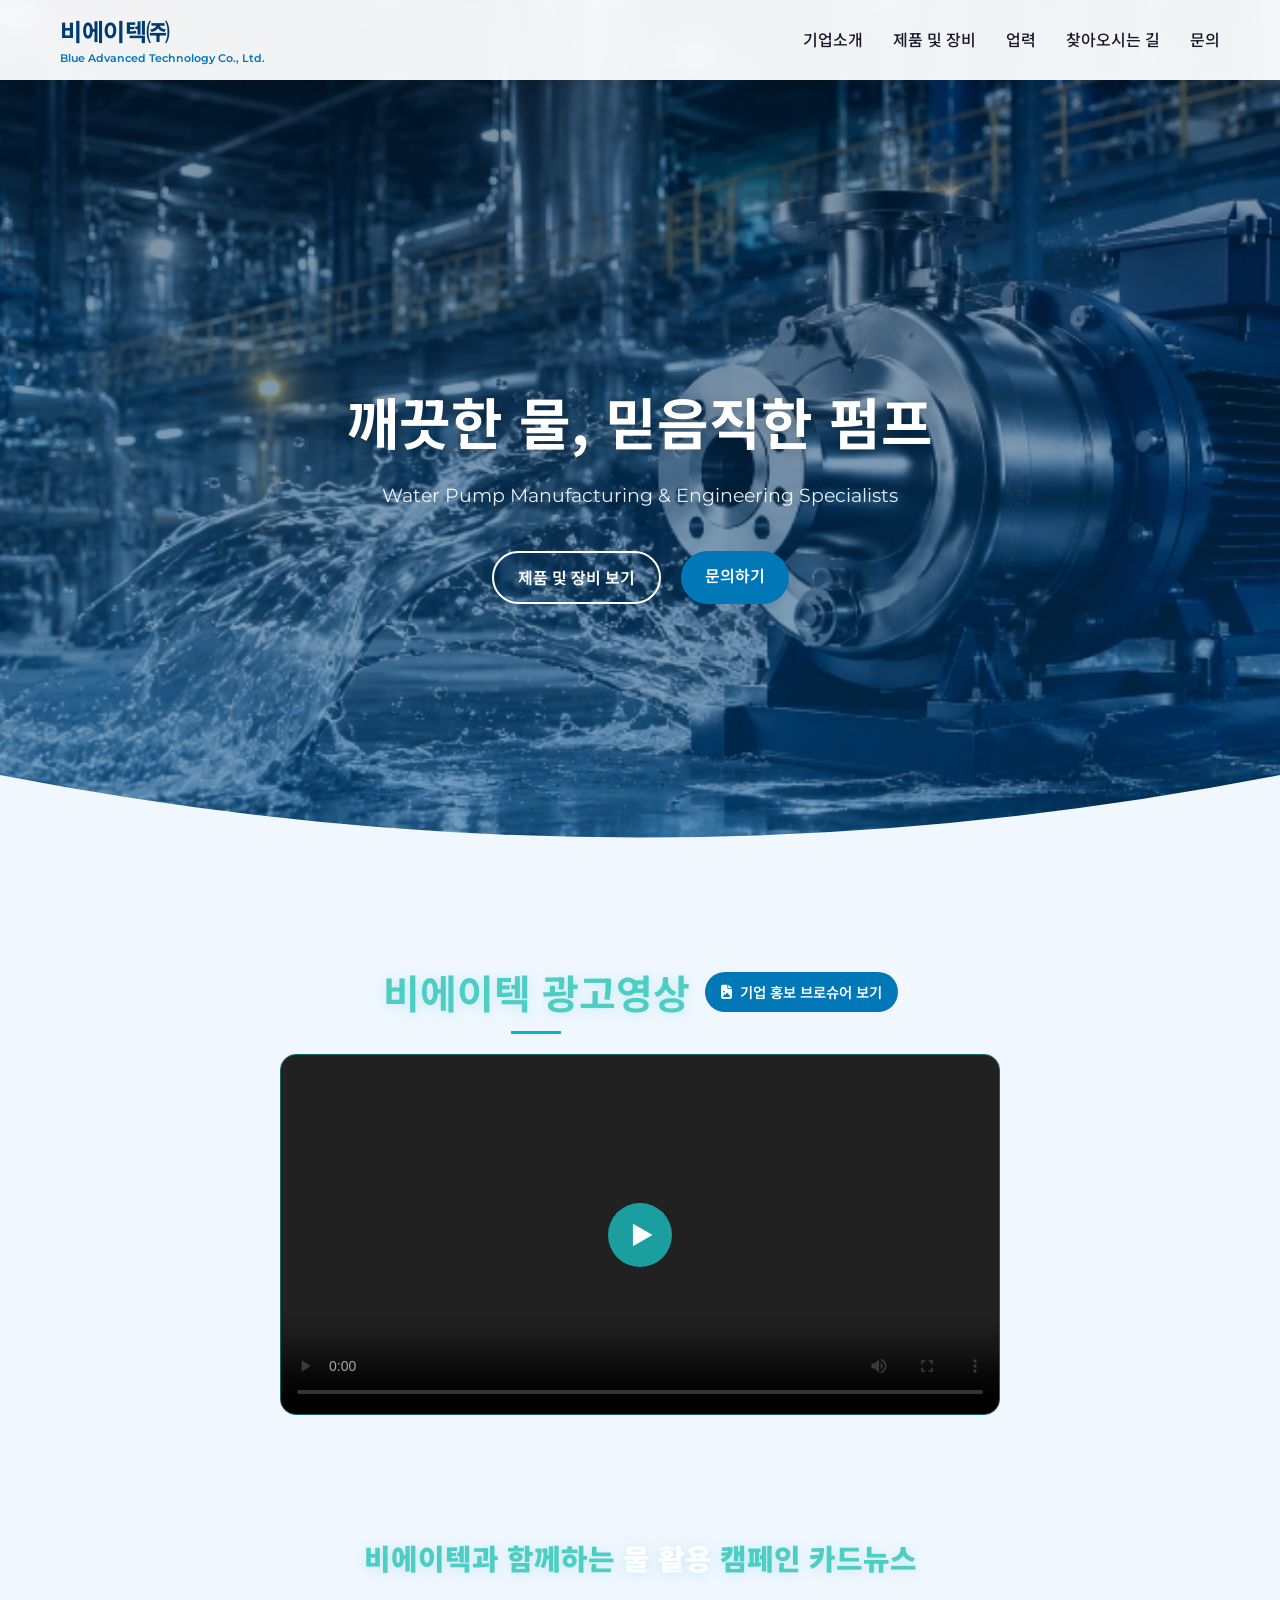
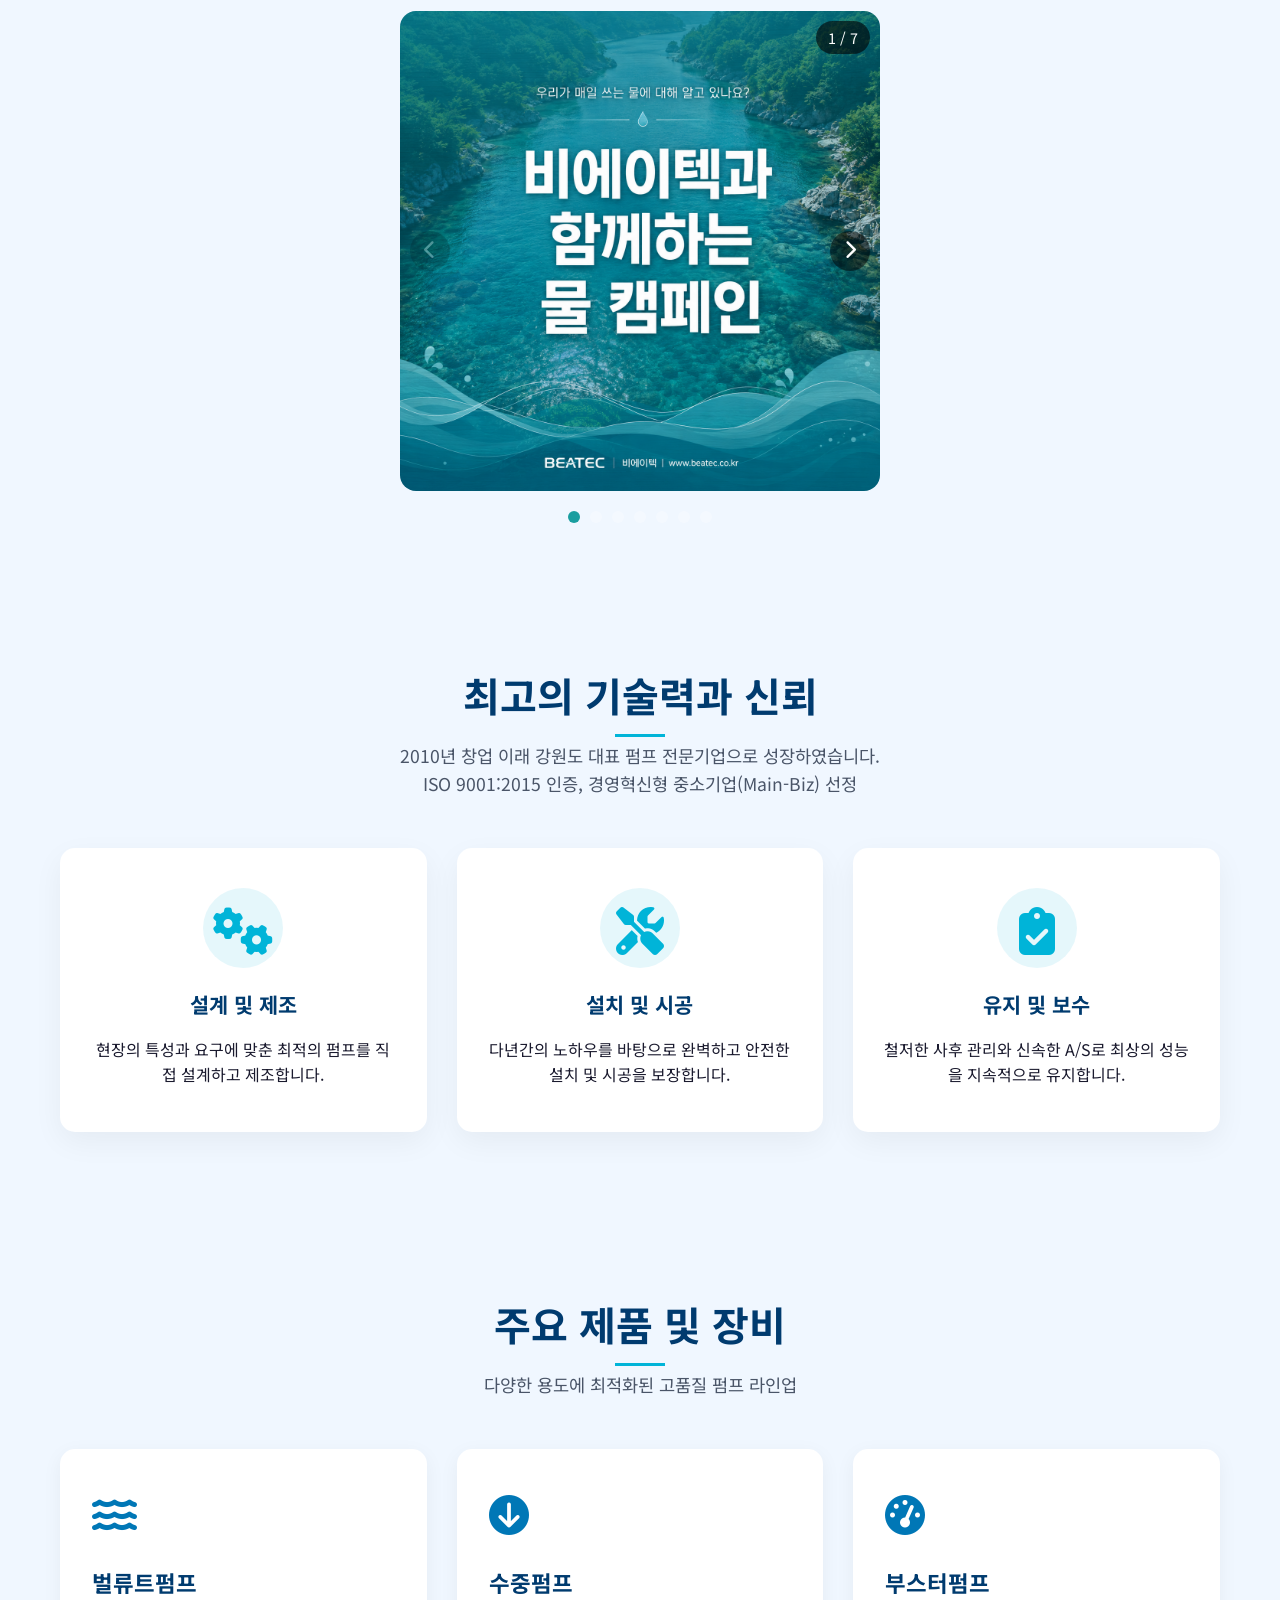
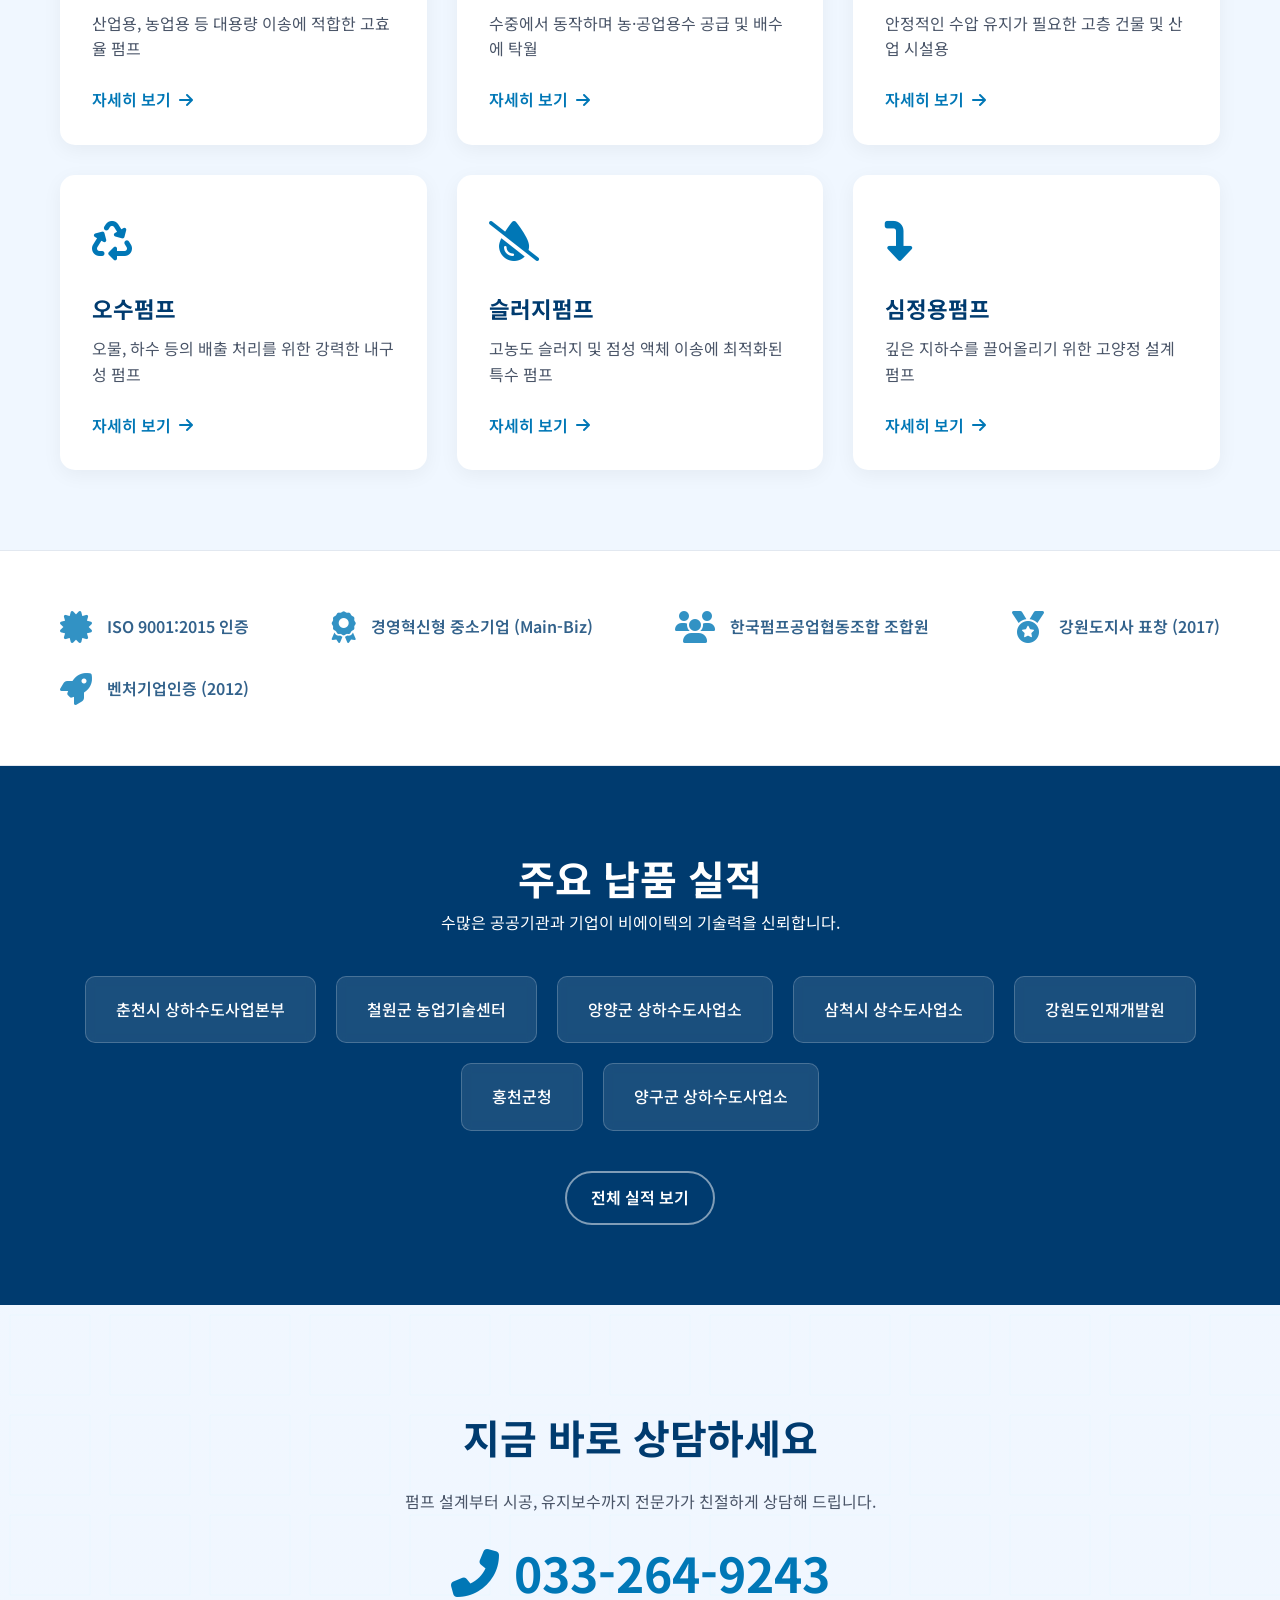
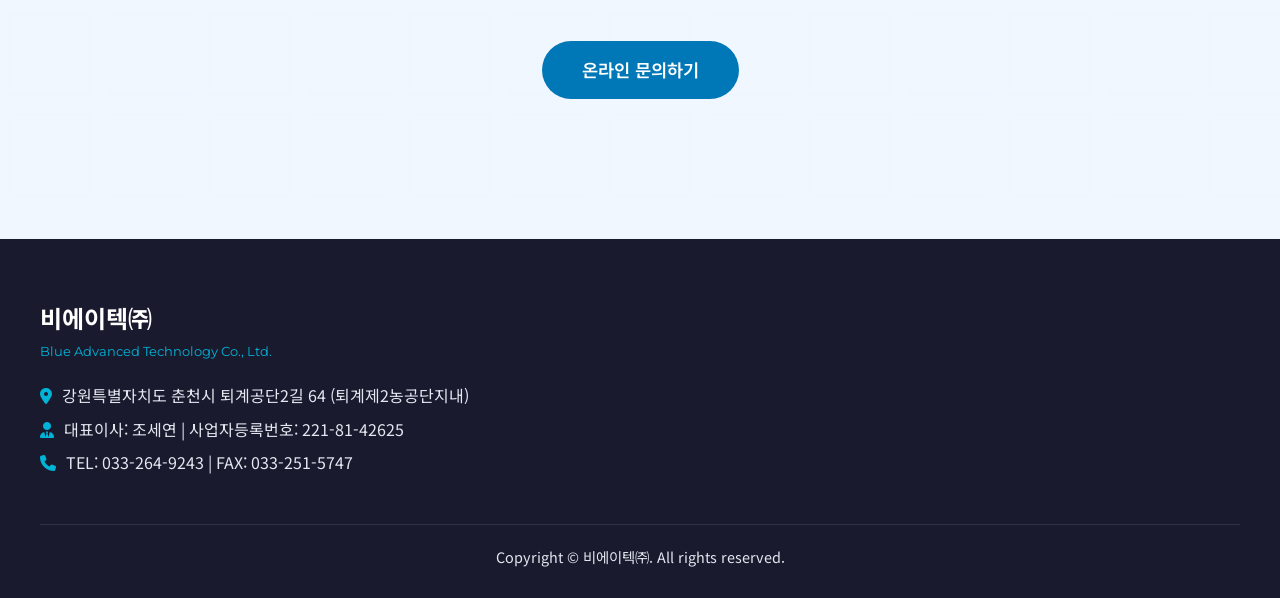
<file: index.html>
﻿<!DOCTYPE html>
<html lang="ko">
<head>
    <meta charset="UTF-8">
    <meta name="viewport" content="width=device-width, initial-scale=1.0">
    <title>비에이텍㈜ | 깨끗한 물, 믿음직한 펌프</title>
    <!-- Google Fonts -->
    <link rel="preconnect" href="https://fonts.googleapis.com">
    <link rel="preconnect" href="https://fonts.gstatic.com" crossorigin>
    <link href="https://fonts.googleapis.com/css2?family=Montserrat:wght@400;600;700&family=Noto+Sans+KR:wght@300;400;500;700&display=swap" rel="stylesheet">
    <!-- Font Awesome -->
    <link rel="stylesheet" href="https://cdnjs.cloudflare.com/ajax/libs/font-awesome/6.4.0/css/all.min.css">
    <!-- Custom CSS -->
    <link rel="stylesheet" href="style.css">
</head>

<body>
    <!-- Header -->
    <header>
        <div class="header-container">
            <a href="index.html" class="logo">
                <span class="logo-kr">비에이텍㈜</span>
                <span class="logo-en">Blue Advanced Technology Co., Ltd.</span>
            </a>
            <nav>
                <ul>
                    <li><a href="intro.html">기업소개</a></li>
                    <li><a href="equipment.html">제품 및 장비</a></li>
                    <li><a href="sales_history.html">업력</a></li>
                    <li><a href="map.html">찾아오시는 길</a></li>
                    <li><a href="inquiry.html">문의</a></li>
                </ul>
            </nav>
            <div class="hamburger" id="hamburgerBtn">
                <i class="fas fa-bars"></i>
            </div>
        </div>
        <!-- Mobile Menu -->
        <div class="mobile-menu" id="mobileMenu">
            <a href="intro.html">기업소개</a>
            <a href="equipment.html">제품 및 장비</a>
            <a href="sales_history.html">업력</a>
            <a href="map.html">찾아오시는 길</a>
            <a href="inquiry.html">문의</a>
        </div>
    </header>

    <main>
        <!-- Hero Section -->
        <section class="hero">
            <div class="hero-content">
                <h1 class="hero-title">깨끗한 물, 믿음직한 펌프</h1>
                <p class="hero-subtitle">Water Pump Manufacturing & Engineering Specialists</p>
                <div class="hero-buttons">
                    <a href="equipment.html" class="btn btn-outline">제품 및 장비 보기</a>
                    <a href="inquiry.html" class="btn btn-primary">문의하기</a>
                </div>
            </div>
            <div class="wave-container">
                <svg viewBox="0 0 1200 120" preserveAspectRatio="none">
                    <path d="M0,120 L0,20 Q600,120 1200,20 L1200,120 Z" class="shape-fill"></path>
                </svg>
            </div>
        </section>

        <!-- Campaign Video Section -->
        <section class="campaign-video-section">
            <div style="display: flex; justify-content: center; align-items: center; gap: 15px; margin-bottom: 30px; flex-wrap: wrap; padding: 0 20px;">
                <h2 class="section-title" style="margin-bottom: 0;">비에이텍 광고영상</h2>
                <a href="브로슈어 제작.png" target="_blank" class="btn btn-primary" style="font-size: 0.9rem; padding: 8px 16px; border-radius: 30px; display: flex; align-items: center; gap: 8px;">
                    <i class="fas fa-file-image"></i> 기업 홍보 브로슈어 보기
                </a>
            </div>
            <!-- 영상 파일 위치: 프로젝트루트/video/campaign.mp4 -->
            <!-- 파일명이 다를 경우 아래 src 경로만 수정하세요   -->
            <div style="position:relative; max-width:720px; margin:0 auto;">

                <video
                  id="campaignVideo"
                  width="100%"
                  style="display:block; border-radius:16px; border:1px solid #1a9ea0;"
                  preload="metadata"
                  playsinline
                  controls
                >
                  <source src="./0520.mp4" type="video/mp4">
                  이 브라우저는 video 태그를 지원하지 않습니다.
                </video>

                <!-- 커스텀 플레이 오버레이 -->
                <div id="videoOverlay"
                  style="position:absolute; inset:0; display:flex; align-items:center; justify-content:center; background:rgba(0,0,0,0.35); border-radius:16px; cursor:pointer;">
                  <div style="width:64px; height:64px; background:#1a9ea0; border-radius:50%; display:flex; align-items:center; justify-content:center;">
                    <span style="color:#fff; font-size:24px; margin-left:4px;">▶</span>
                  </div>
                </div>
            </div>
        </section>

        <!-- Card News Slider Section -->
        <section class="card-news-section">
            <h2 class="card-news-title">비에이텍과 함께하는 <span class="highlight">물 활용</span> 캠페인 카드뉴스</h2>
            <div class="slider-wrapper">
                <div class="slider-counter" id="slideCounter">1 / 7</div>
                <div id="slideWrapper">
                    <div id="slideTrack" style="display:flex; transition:transform 0.4s ease-in-out; width: 700%;">
                        <div class="slide-item">
                          <img src="카드뉴스1.png" alt="카드뉴스 1">
                        </div>
                        <div class="slide-item">
                          <img src="카드뉴스_2.png" alt="카드뉴스 2">
                        </div>
                        <div class="slide-item">
                          <img src="카드뉴스_3.png" alt="카드뉴스 3">
                        </div>
                        <div class="slide-item">
                          <img src="카드뉴스_4.png" alt="카드뉴스 4">
                        </div>
                        <div class="slide-item">
                          <img src="카드뉴스_5.png" alt="카드뉴스 5">
                        </div>
                        <div class="slide-item">
                          <img src="카드뉴스_6.png" alt="카드뉴스 6">
                        </div>
                        <div class="slide-item">
                          <img src="카드뉴스_7.png" alt="카드뉴스 7">
                        </div>
                    </div>
                </div>
                <button class="slider-btn prev-btn" id="slidePrev"><i class="fas fa-chevron-left"></i></button>
                <button class="slider-btn next-btn" id="slideNext"><i class="fas fa-chevron-right"></i></button>
            </div>
            <div class="slider-dots">
                <span class="dot slide-dot active"></span>
                <span class="dot slide-dot"></span>
                <span class="dot slide-dot"></span>
                <span class="dot slide-dot"></span>
                <span class="dot slide-dot"></span>
                <span class="dot slide-dot"></span>
                <span class="dot slide-dot"></span>
            </div>
        </section>

        <!-- Company Intro Summary -->
        <section class="section">
            <div class="section-header">
                <h2 class="section-title">최고의 기술력과 신뢰</h2>
                <p class="section-desc">2010년 창업 이래 강원도 대표 펌프 전문기업으로 성장하였습니다.<br>ISO 9001:2015 인증, 경영혁신형 중소기업(Main-Biz) 선정</p>
            </div>
            <div class="intro-summary">
                <div class="intro-card">
                    <div class="intro-icon"><i class="fas fa-cogs"></i></div>
                    <h3>설계 및 제조</h3>
                    <p>현장의 특성과 요구에 맞춘 최적의 펌프를 직접 설계하고 제조합니다.</p>
                </div>
                <div class="intro-card">
                    <div class="intro-icon"><i class="fas fa-tools"></i></div>
                    <h3>설치 및 시공</h3>
                    <p>다년간의 노하우를 바탕으로 완벽하고 안전한 설치 및 시공을 보장합니다.</p>
                </div>
                <div class="intro-card">
                    <div class="intro-icon"><i class="fas fa-clipboard-check"></i></div>
                    <h3>유지 및 보수</h3>
                    <p>철저한 사후 관리와 신속한 A/S로 최상의 성능을 지속적으로 유지합니다.</p>
                </div>
            </div>
        </section>

        <!-- Main Products Preview -->
        <section class="section">
            <div class="section-header">
                <h2 class="section-title">주요 제품 및 장비</h2>
                <p class="section-desc">다양한 용도에 최적화된 고품질 펌프 라인업</p>
            </div>
            <div class="product-grid">
                <div class="product-card">
                    <div class="product-card-icon"><i class="fas fa-water"></i></div>
                    <h3>벌류트펌프</h3>
                    <p>산업용, 농업용 등 대용량 이송에 적합한 고효율 펌프</p>
                    <a href="equipment.html" class="btn-more">자세히 보기 <i class="fas fa-arrow-right"></i></a>
                </div>
                <div class="product-card">
                    <div class="product-card-icon"><i class="fas fa-arrow-circle-down"></i></div>
                    <h3>수중펌프</h3>
                    <p>수중에서 동작하며 농·공업용수 공급 및 배수에 탁월</p>
                    <a href="equipment.html" class="btn-more">자세히 보기 <i class="fas fa-arrow-right"></i></a>
                </div>
                <div class="product-card">
                    <div class="product-card-icon"><i class="fas fa-tachometer-alt"></i></div>
                    <h3>부스터펌프</h3>
                    <p>안정적인 수압 유지가 필요한 고층 건물 및 산업 시설용</p>
                    <a href="equipment.html" class="btn-more">자세히 보기 <i class="fas fa-arrow-right"></i></a>
                </div>
                <div class="product-card">
                    <div class="product-card-icon"><i class="fas fa-recycle"></i></div>
                    <h3>오수펌프</h3>
                    <p>오물, 하수 등의 배출 처리를 위한 강력한 내구성 펌프</p>
                    <a href="equipment.html" class="btn-more">자세히 보기 <i class="fas fa-arrow-right"></i></a>
                </div>
                <div class="product-card">
                    <div class="product-card-icon"><i class="fas fa-tint-slash"></i></div>
                    <h3>슬러지펌프</h3>
                    <p>고농도 슬러지 및 점성 액체 이송에 최적화된 특수 펌프</p>
                    <a href="equipment.html" class="btn-more">자세히 보기 <i class="fas fa-arrow-right"></i></a>
                </div>
                <div class="product-card">
                    <div class="product-card-icon"><i class="fas fa-level-down-alt"></i></div>
                    <h3>심정용펌프</h3>
                    <p>깊은 지하수를 끌어올리기 위한 고양정 설계 펌프</p>
                    <a href="equipment.html" class="btn-more">자세히 보기 <i class="fas fa-arrow-right"></i></a>
                </div>
            </div>
        </section>

        <!-- Certifications & Awards Banner -->
        <section class="cert-section">
            <div class="cert-container">
                <div class="cert-item">
                    <i class="fas fa-certificate cert-icon"></i>
                    <span class="cert-text">ISO 9001:2015 인증</span>
                </div>
                <div class="cert-item">
                    <i class="fas fa-award cert-icon"></i>
                    <span class="cert-text">경영혁신형 중소기업 (Main-Biz)</span>
                </div>
                <div class="cert-item">
                    <i class="fas fa-users cert-icon"></i>
                    <span class="cert-text">한국펌프공업협동조합 조합원</span>
                </div>
                <div class="cert-item">
                    <i class="fas fa-medal cert-icon"></i>
                    <span class="cert-text">강원도지사 표창 (2017)</span>
                </div>
                <div class="cert-item">
                    <i class="fas fa-rocket cert-icon"></i>
                    <span class="cert-text">벤처기업인증 (2012)</span>
                </div>
            </div>
        </section>

        <!-- Delivery Performance -->
        <section class="clients-section">
            <div class="clients-header">
                <h2>주요 납품 실적</h2>
                <p>수많은 공공기관과 기업이 비에이텍의 기술력을 신뢰합니다.</p>
            </div>
            <div class="clients-grid">
                <div class="client-card">춘천시 상하수도사업본부</div>
                <div class="client-card">철원군 농업기술센터</div>
                <div class="client-card">양양군 상하수도사업소</div>
                <div class="client-card">삼척시 상수도사업소</div>
                <div class="client-card">강원도인재개발원</div>
                <div class="client-card">홍천군청</div>
                <div class="client-card">양구군 상하수도사업소</div>
            </div>
            <div style="text-align: center; margin-top: 40px;">
                <a href="sales_history.html" class="btn btn-outline" style="border-color: rgba(255,255,255,0.5);">전체 실적 보기</a>
            </div>
        </section>

        <!-- CTA Section -->
        <section class="cta-section">
            <h2 class="cta-title">지금 바로 상담하세요</h2>
            <p style="margin-bottom: 20px; color: var(--gray-dark);">펌프 설계부터 시공, 유지보수까지 전문가가 친절하게 상담해 드립니다.</p>
            <div class="cta-phone">
                <i class="fas fa-phone-alt"></i> 033-264-9243
            </div>
            <br>
            <a href="inquiry.html" class="btn btn-primary" style="padding: 15px 40px; font-size: 1.1rem;">온라인 문의하기</a>
        </section>
    </main>

    <!-- Footer -->
    <footer>
        <div class="footer-container">
            <div>
                <div class="footer-logo-kr">비에이텍㈜</div>
                <div class="footer-logo-en">Blue Advanced Technology Co., Ltd.</div>
                <div class="footer-info">
                    <p><i class="fas fa-map-marker-alt"></i> <span>강원특별자치도 춘천시 퇴계공단2길 64 (퇴계제2농공단지내)</span></p>
                    <p><i class="fas fa-user-tie"></i> <span>대표이사: 조세연 | 사업자등록번호: 221-81-42625</span></p>
                    <p><i class="fas fa-phone"></i> <span>TEL: 033-264-9243 | FAX: 033-251-5747</span></p>
                </div>
            </div>
        </div>
        <div class="footer-bottom">
            <p>Copyright © 비에이텍㈜. All rights reserved.</p>
        </div>
    </footer>

    <!-- Scripts -->
    <script>
        // Mobile Menu Toggle
        const hamburgerBtn = document.getElementById('hamburgerBtn');
        const mobileMenu = document.getElementById('mobileMenu');

        hamburgerBtn.addEventListener('click', () => {
            mobileMenu.classList.toggle('show');
            const icon = hamburgerBtn.querySelector('i');
            if (mobileMenu.classList.contains('show')) {
                icon.classList.remove('fa-bars');
                icon.classList.add('fa-times');
            } else {
                icon.classList.remove('fa-times');
                icon.classList.add('fa-bars');
            }
        });
        (function() {
          const video   = document.getElementById('campaignVideo');
          const overlay = document.getElementById('videoOverlay');
          if (!video || !overlay) return;

          /* 오버레이 클릭 → 재생 */
          overlay.addEventListener('click', function () {
            video.play()
              .then(function () {
                overlay.style.display = 'none';
              })
              .catch(function (err) {
                console.error('재생 실패 — 파일 경로를 확인하세요:', err);
              });
          });

          /* 일시정지 → 오버레이 재표시 */
          video.addEventListener('pause', function () {
            if (!video.ended) overlay.style.display = 'flex';
          });

          /* 영상 종료 → 오버레이 재표시 + 처음으로 */
          video.addEventListener('ended', function () {
            overlay.style.display = 'flex';
            video.currentTime = 0;
          });
        })();

        (function () {
          const track   = document.getElementById('slideTrack');
          if (!track) return;
          const total   = 7;
          let current   = 0;

          function goTo(idx) {
            current = Math.max(0, Math.min(idx, total - 1));
            const pct = (current / total) * 100;
            track.style.transform = 'translateX(-' + pct + '%)';

            /* dot 업데이트 */
            document.querySelectorAll('.slide-dot').forEach(function(d, i) {
              d.classList.toggle('active', i === current);
            });

            /* 카운터 업데이트 */
            const counter = document.getElementById('slideCounter');
            if (counter) counter.textContent = (current + 1) + ' / ' + total;

            /* 버튼 비활성화 */
            const btnPrev = document.getElementById('slidePrev');
            const btnNext = document.getElementById('slideNext');
            if (btnPrev) btnPrev.style.opacity = current === 0 ? '0.3' : '1';
            if (btnNext) btnNext.style.opacity = current === total-1 ? '0.3' : '1';
          }

          document.getElementById('slidePrev')
            ?.addEventListener('click', () => goTo(current - 1));
          document.getElementById('slideNext')
            ?.addEventListener('click', () => goTo(current + 1));

          document.querySelectorAll('.slide-dot')
            .forEach(function(d, i) {
              d.addEventListener('click', () => goTo(i));
            });

          /* 키보드 방향키 */
          document.addEventListener('keydown', function(e) {
            if (e.key === 'ArrowLeft')  goTo(current - 1);
            if (e.key === 'ArrowRight') goTo(current + 1);
          });

          /* 터치 스와이프 */
          let startX = 0;
          track.addEventListener('touchstart', e => startX = e.touches[0].clientX, {passive: true});
          track.addEventListener('touchend',   e => {
            const diff = startX - e.changedTouches[0].clientX;
            if (Math.abs(diff) > 40) goTo(diff > 0 ? current+1 : current-1);
          });

          goTo(0); /* 초기화 */
        })();
    </script>
</body>
</html>
</file>
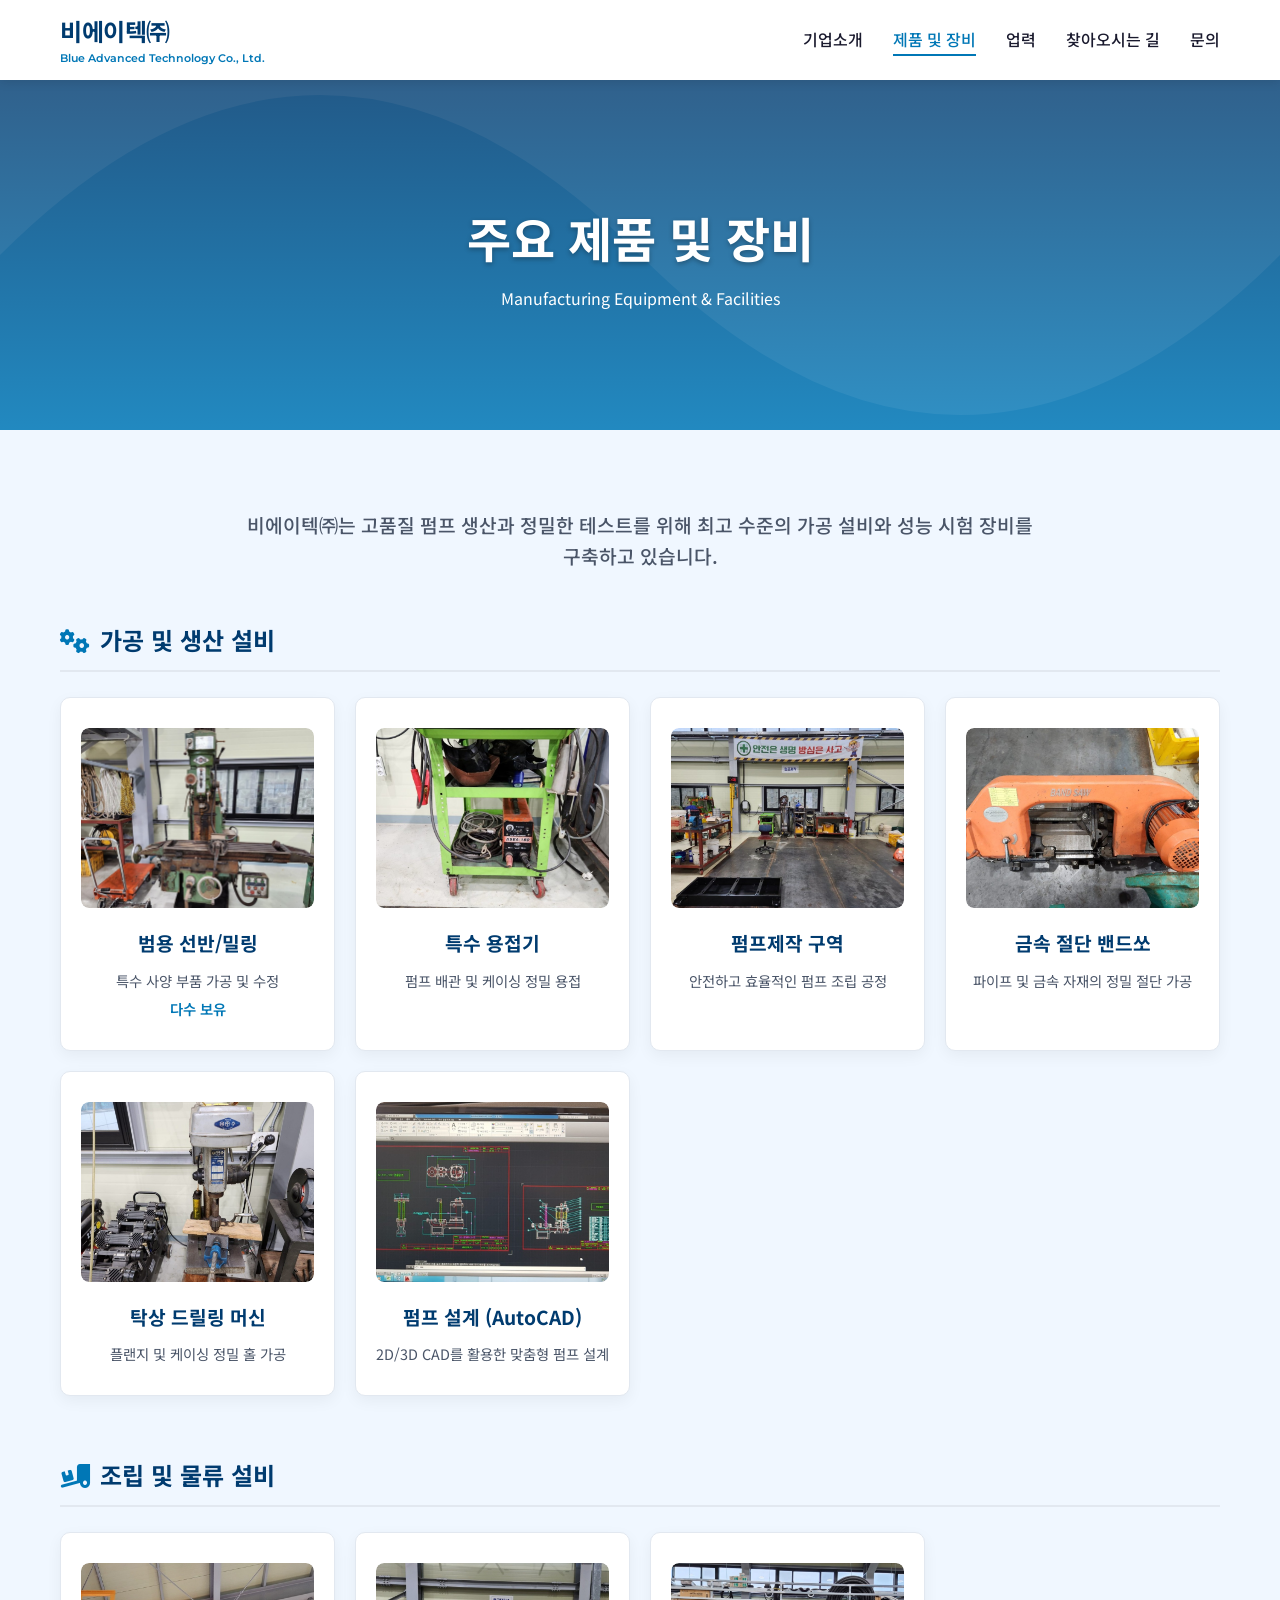
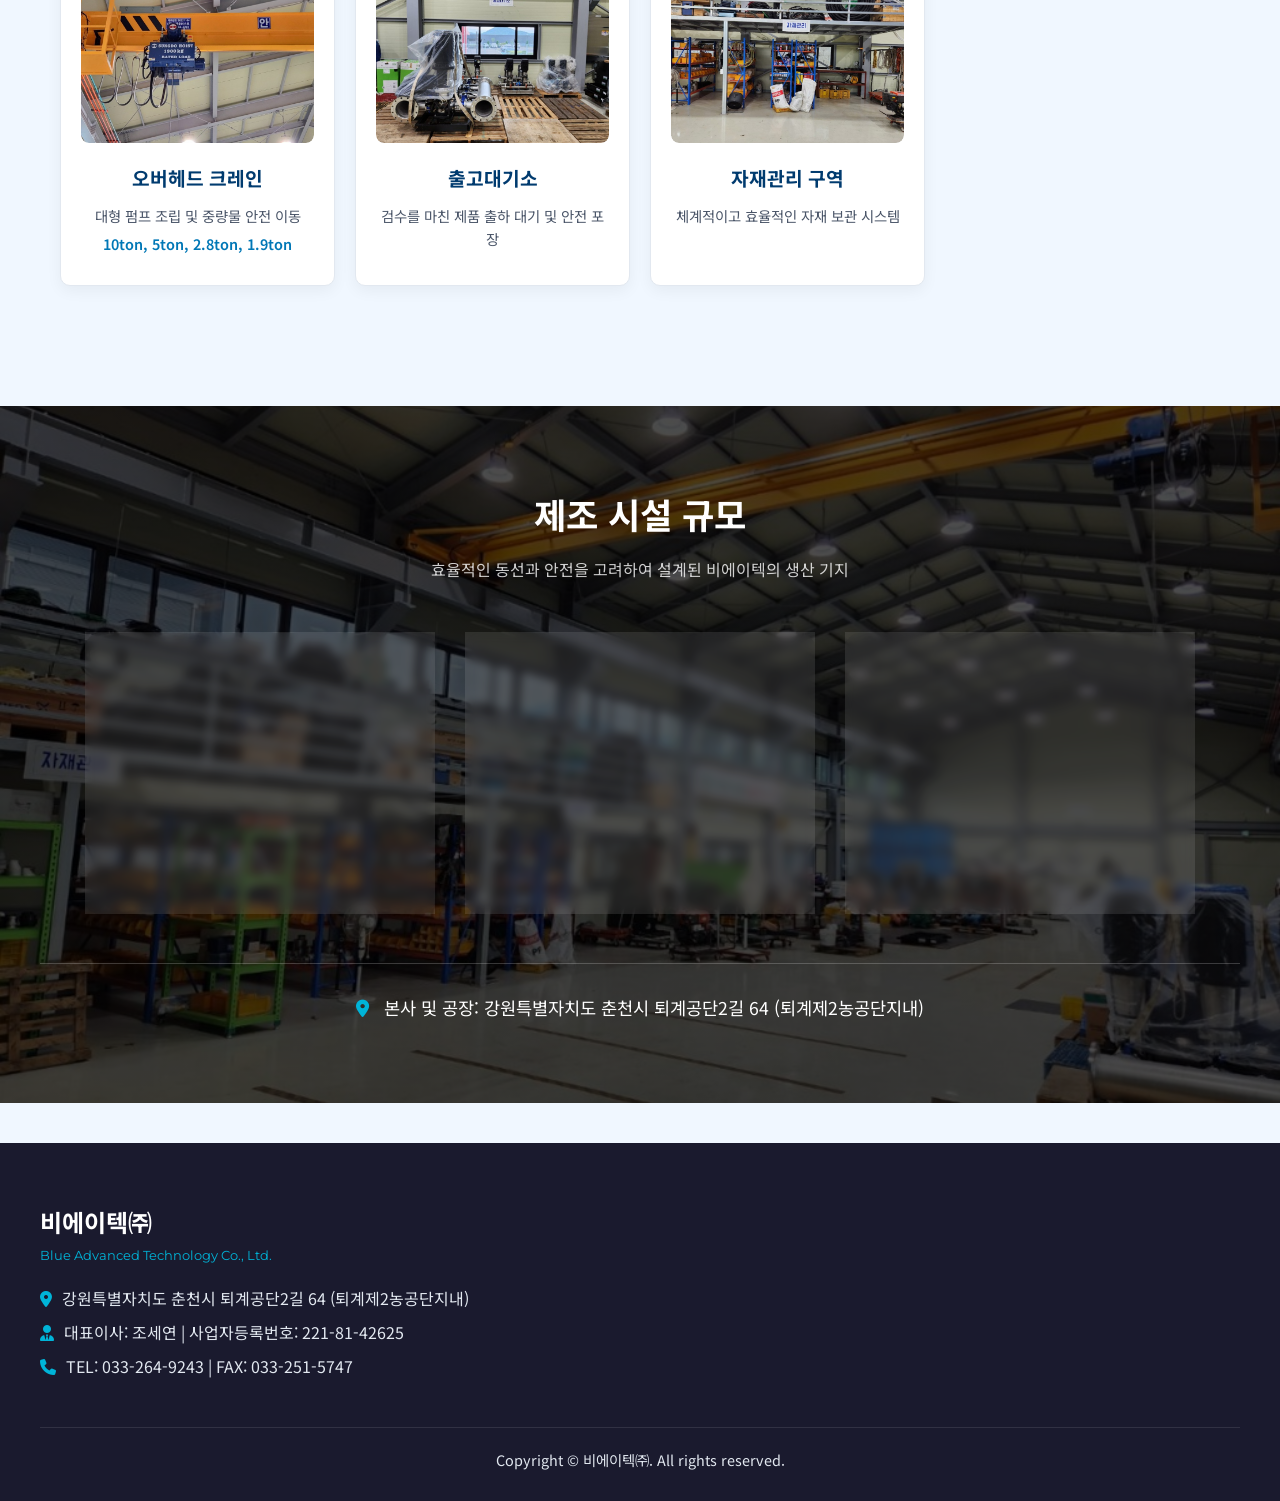
<file: equipment.html>
<!DOCTYPE html>
<html lang="ko">
<head>
    <meta charset="UTF-8">
    <meta name="viewport" content="width=device-width, initial-scale=1.0">
    <title>제품 및 장비 | 비에이텍㈜</title>
    <!-- Google Fonts -->
    <link rel="preconnect" href="https://fonts.googleapis.com">
    <link rel="preconnect" href="https://fonts.gstatic.com" crossorigin>
    <link href="https://fonts.googleapis.com/css2?family=Montserrat:wght@400;600;700&family=Noto+Sans+KR:wght@300;400;500;700&display=swap" rel="stylesheet">
    <!-- Font Awesome -->
    <link rel="stylesheet" href="https://cdnjs.cloudflare.com/ajax/libs/font-awesome/6.4.0/css/all.min.css">
    <!-- Custom CSS -->
    <link rel="stylesheet" href="style.css">
</head>
<body>
    <!-- Header -->
    <header>
        <div class="header-container">
            <a href="index.html" class="logo">
                <span class="logo-kr">비에이텍㈜</span>
                <span class="logo-en">Blue Advanced Technology Co., Ltd.</span>
            </a>
            <nav>
                <ul>
                    <li><a href="intro.html">기업소개</a></li>
                    <li><a href="equipment.html" class="active">제품 및 장비</a></li>
                    <li><a href="sales_history.html">업력</a></li>
                    <li><a href="map.html">찾아오시는 길</a></li>
                    <li><a href="inquiry.html">문의</a></li>
                </ul>
            </nav>
            <div class="hamburger" id="hamburgerBtn">
                <i class="fas fa-bars"></i>
            </div>
        </div>
        <!-- Mobile Menu -->
        <div class="mobile-menu" id="mobileMenu">
            <a href="intro.html">기업소개</a>
            <a href="equipment.html">제품 및 장비</a>
            <a href="sales_history.html">업력</a>
            <a href="map.html">찾아오시는 길</a>
            <a href="inquiry.html">문의</a>
        </div>
    </header>

    <main>
        <!-- Page Hero -->
        <section class="page-hero">
            <div>
                <h1>주요 제품 및 장비</h1>
                <p>Manufacturing Equipment & Facilities</p>
            </div>
        </section>



        <!-- Equipment Section -->
        <section class="section">
            <p class="intro-text">
                비에이텍㈜는 고품질 펌프 생산과 정밀한 테스트를 위해 최고 수준의 가공 설비와 성능 시험 장비를 구축하고 있습니다.
            </p>

            <!-- 가공 설비 -->
            <div class="equip-category">
                <h2 class="equip-category-title"><i class="fas fa-cogs"></i> 가공 및 생산 설비</h2>
                <div class="equip-grid">
                    <div class="equip-card">
                        <div class="equip-img" style="height: 180px; overflow: hidden; border-radius: 8px; margin-bottom: 20px;">
                            <img src="milling.jpg" alt="범용 선반/밀링" style="width: 100%; height: 100%; object-fit: cover; border-radius: 8px; transition: transform 0.3s;" onmouseover="this.style.transform='scale(1.05)'" onmouseout="this.style.transform='scale(1)'">
                        </div>
                        <h3>범용 선반/밀링</h3>
                        <p>특수 사양 부품 가공 및 수정</p>
                        <p style="margin-top: 5px; font-weight: 600; color: var(--secondary-color);">다수 보유</p>
                    </div>
                    <div class="equip-card">
                        <div class="equip-img" style="height: 180px; overflow: hidden; border-radius: 8px; margin-bottom: 20px;">
                            <img src="welding.jpg" alt="특수 용접기" style="width: 100%; height: 100%; object-fit: cover; border-radius: 8px; transition: transform 0.3s;" onmouseover="this.style.transform='scale(1.05)'" onmouseout="this.style.transform='scale(1)'">
                        </div>
                        <h3>특수 용접기</h3>
                        <p>펌프 배관 및 케이싱 정밀 용접</p>
                    </div>
                    <div class="equip-card">
                        <div class="equip-img" style="height: 180px; overflow: hidden; border-radius: 8px; margin-bottom: 20px;">
                            <img src="production_area.jpg" alt="펌프제작 구역" style="width: 100%; height: 100%; object-fit: cover; border-radius: 8px; transition: transform 0.3s;" onmouseover="this.style.transform='scale(1.05)'" onmouseout="this.style.transform='scale(1)'">
                        </div>
                        <h3>펌프제작 구역</h3>
                        <p>안전하고 효율적인 펌프 조립 공정</p>
                    </div>
                    <div class="equip-card">
                        <div class="equip-img" style="height: 180px; overflow: hidden; border-radius: 8px; margin-bottom: 20px;">
                            <img src="bandsaw.jpg" alt="금속 절단 밴드쏘" style="width: 100%; height: 100%; object-fit: cover; border-radius: 8px; transition: transform 0.3s;" onmouseover="this.style.transform='scale(1.05)'" onmouseout="this.style.transform='scale(1)'">
                        </div>
                        <h3>금속 절단 밴드쏘</h3>
                        <p>파이프 및 금속 자재의 정밀 절단 가공</p>
                    </div>
                    <div class="equip-card">
                        <div class="equip-img" style="height: 180px; overflow: hidden; border-radius: 8px; margin-bottom: 20px;">
                            <img src="drill.jpg" alt="탁상 드릴링 머신" style="width: 100%; height: 100%; object-fit: cover; border-radius: 8px; transition: transform 0.3s;" onmouseover="this.style.transform='scale(1.05)'" onmouseout="this.style.transform='scale(1)'">
                        </div>
                        <h3>탁상 드릴링 머신</h3>
                        <p>플랜지 및 케이싱 정밀 홀 가공</p>
                    </div>
                    <div class="equip-card">
                        <div class="equip-img" style="height: 180px; overflow: hidden; border-radius: 8px; margin-bottom: 20px;">
                            <img src="autocad.jpg" alt="펌프 설계 및 도면 작업" style="width: 100%; height: 100%; object-fit: cover; border-radius: 8px; transition: transform 0.3s;" onmouseover="this.style.transform='scale(1.05)'" onmouseout="this.style.transform='scale(1)'">
                        </div>
                        <h3>펌프 설계 (AutoCAD)</h3>
                        <p>2D/3D CAD를 활용한 맞춤형 펌프 설계</p>
                    </div>

                </div>
            </div>



            <!-- 운반 및 조립 설비 -->
            <div class="equip-category" style="margin-bottom: 0;">
                <h2 class="equip-category-title"><i class="fas fa-truck-loading"></i> 조립 및 물류 설비</h2>
                <div class="equip-grid">
                    <div class="equip-card">
                        <div class="equip-img" style="height: 180px; overflow: hidden; border-radius: 8px; margin-bottom: 20px;">
                            <img src="hoist.jpg" alt="오버헤드 크레인" style="width: 100%; height: 100%; object-fit: cover; border-radius: 8px; transition: transform 0.3s;" onmouseover="this.style.transform='scale(1.05)'" onmouseout="this.style.transform='scale(1)'">
                        </div>
                        <h3>오버헤드 크레인</h3>
                        <p>대형 펌프 조립 및 중량물 안전 이동</p>
                        <p style="margin-top: 5px; font-weight: 600; color: var(--secondary-color);">10ton, 5ton, 2.8ton, 1.9ton</p>
                    </div>

                    <div class="equip-card">
                        <div class="equip-img" style="height: 180px; overflow: hidden; border-radius: 8px; margin-bottom: 20px;">
                            <img src="shipping_area.jpg" alt="출고대기소" style="width: 100%; height: 100%; object-fit: cover; border-radius: 8px; transition: transform 0.3s;" onmouseover="this.style.transform='scale(1.05)'" onmouseout="this.style.transform='scale(1)'">
                        </div>
                        <h3>출고대기소</h3>
                        <p>검수를 마친 제품 출하 대기 및 안전 포장</p>
                    </div>
                    <div class="equip-card">
                        <div class="equip-img" style="height: 180px; overflow: hidden; border-radius: 8px; margin-bottom: 20px;">
                            <img src="materials.jpg" alt="자재관리 구역" style="width: 100%; height: 100%; object-fit: cover; border-radius: 8px; transition: transform 0.3s;" onmouseover="this.style.transform='scale(1.05)'" onmouseout="this.style.transform='scale(1)'">
                        </div>
                        <h3>자재관리 구역</h3>
                        <p>체계적이고 효율적인 자재 보관 시스템</p>
                    </div>
                </div>
            </div>
        </section>

        <!-- Factory Overview Banner -->
        <section class="factory-section" style="background: linear-gradient(rgba(0, 0, 0, 0.7), rgba(0, 0, 0, 0.7)), url('factory_wide.jpg') no-repeat center center/cover;">
            <div class="factory-container">
                <div class="factory-header">
                    <h2>제조 시설 규모</h2>
                    <p style="color: rgba(255,255,255,0.8);">효율적인 동선과 안전을 고려하여 설계된 비에이텍의 생산 기지</p>
                </div>
                <div class="factory-stats">
                    <div class="stat-card">
                        <div class="stat-icon"><i class="fas fa-map"></i></div>
                        <div class="stat-value">1,970.3</div>
                        <div class="stat-unit">제곱미터 (㎡)</div>
                        <div class="stat-label">공장 부지 면적</div>
                    </div>
                    <div class="stat-card">
                        <div class="stat-icon"><i class="fas fa-building"></i></div>
                        <div class="stat-value">494</div>
                        <div class="stat-unit">제곱미터 (㎡)</div>
                        <div class="stat-label">제조 시설</div>
                    </div>
                    <div class="stat-card">
                        <div class="stat-icon"><i class="fas fa-store-alt"></i></div>
                        <div class="stat-value">280</div>
                        <div class="stat-unit">제곱미터 (㎡)</div>
                        <div class="stat-label">부대 시설 (사무동, 창고)</div>
                    </div>
                </div>
                <div class="factory-location">
                    <i class="fas fa-map-marker-alt"></i> 본사 및 공장: 강원특별자치도 춘천시 퇴계공단2길 64 (퇴계제2농공단지내)
                </div>
            </div>
        </section>
    </main>



    <!-- Footer -->
    <footer>
        <div class="footer-container">
            <div>
                <div class="footer-logo-kr">비에이텍㈜</div>
                <div class="footer-logo-en">Blue Advanced Technology Co., Ltd.</div>
                <div class="footer-info">
                    <p><i class="fas fa-map-marker-alt"></i> <span>강원특별자치도 춘천시 퇴계공단2길 64 (퇴계제2농공단지내)</span></p>
                    <p><i class="fas fa-user-tie"></i> <span>대표이사: 조세연 | 사업자등록번호: 221-81-42625</span></p>
                    <p><i class="fas fa-phone"></i> <span>TEL: 033-264-9243 | FAX: 033-251-5747</span></p>
                </div>
            </div>
        </div>
        <div class="footer-bottom">
            <p>Copyright © 비에이텍㈜. All rights reserved.</p>
        </div>
    </footer>

    <!-- Scripts -->
    <script>
        // Mobile Menu Toggle
        const hamburgerBtn = document.getElementById('hamburgerBtn');
        const mobileMenu = document.getElementById('mobileMenu');

        hamburgerBtn.addEventListener('click', () => {
            mobileMenu.classList.toggle('show');
            const icon = hamburgerBtn.querySelector('i');
            if (mobileMenu.classList.contains('show')) {
                icon.classList.remove('fa-bars');
                icon.classList.add('fa-times');
            } else {
                icon.classList.remove('fa-times');
                icon.classList.add('fa-bars');
            }
        });


    </script>
</body>
</html>
</file>
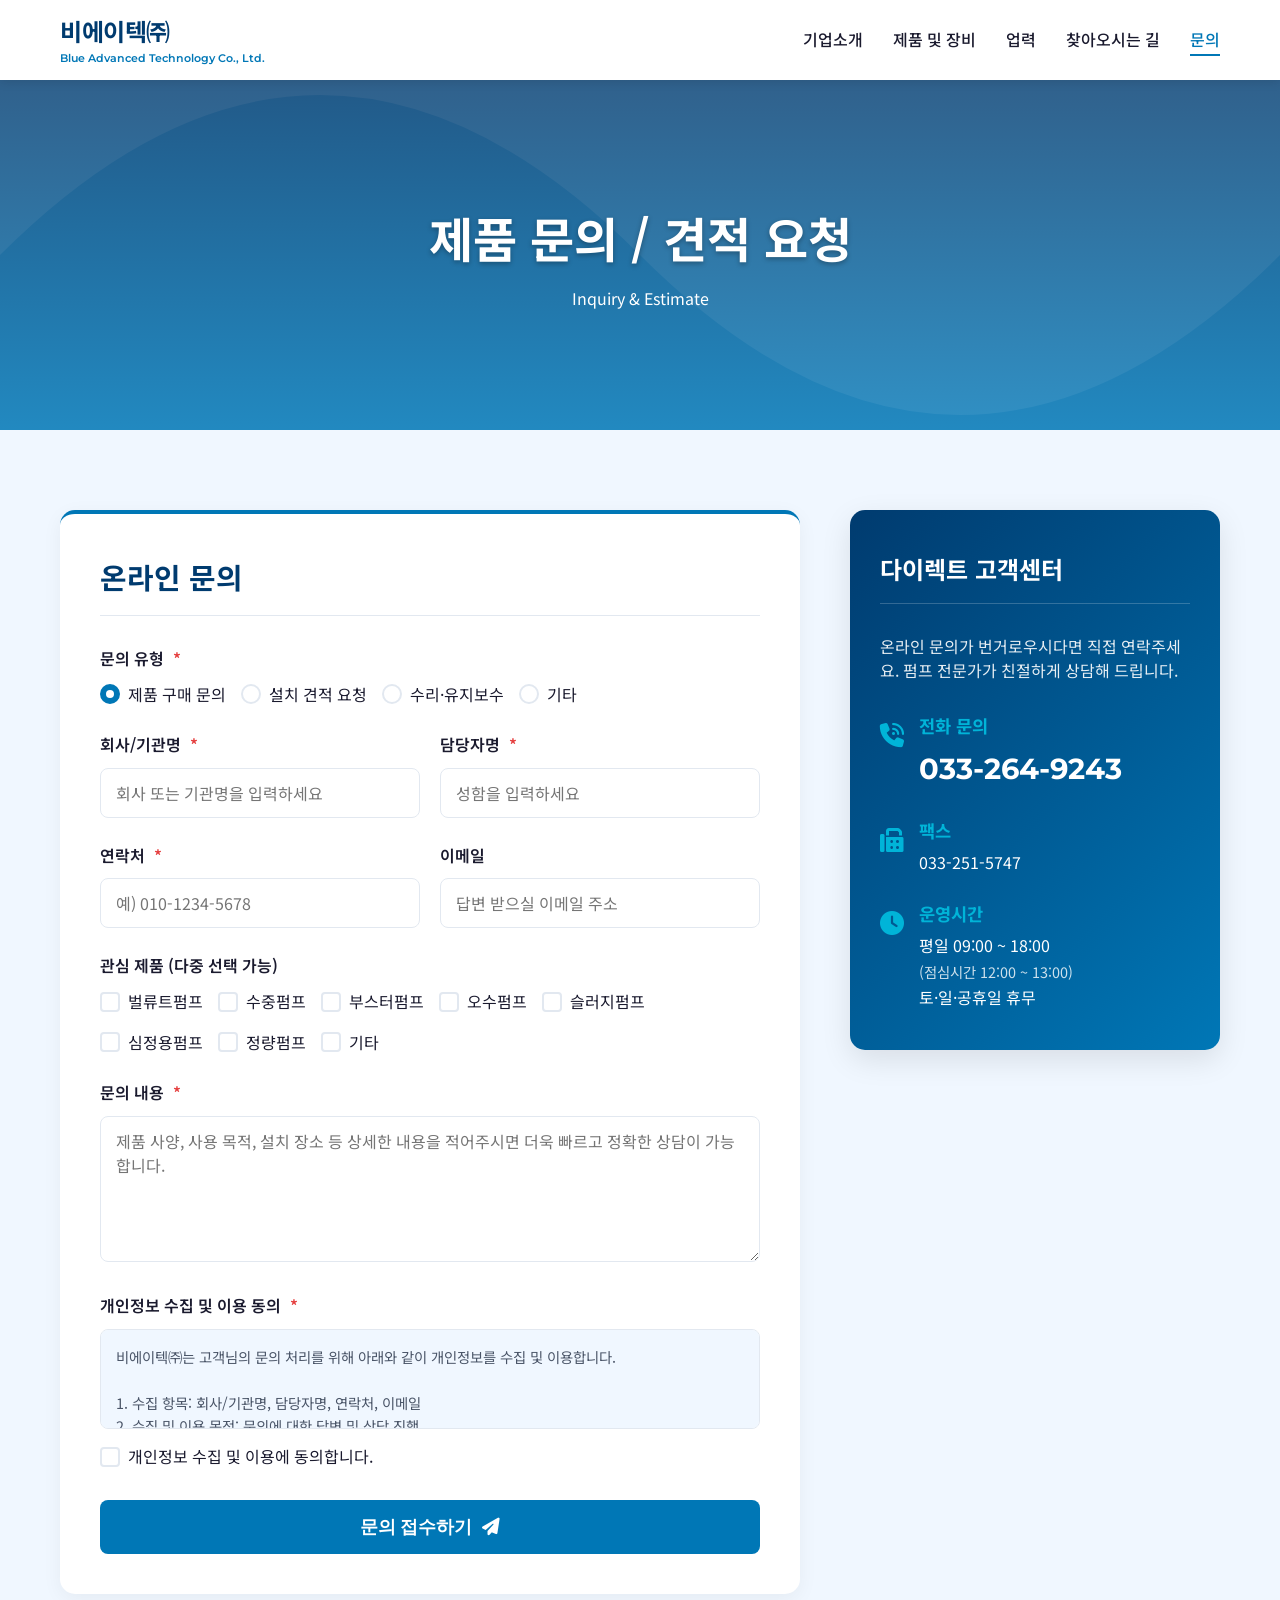
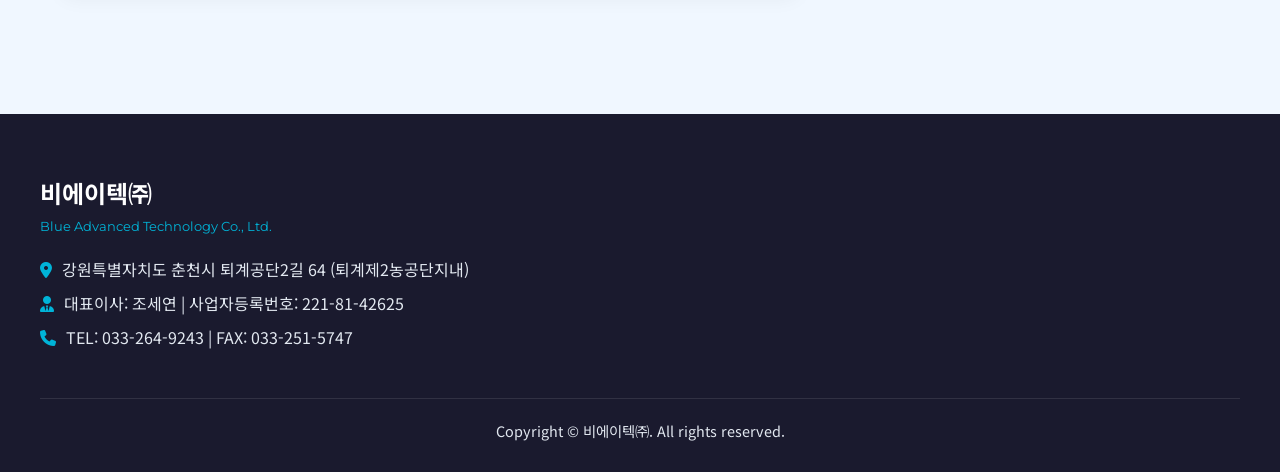
<file: inquiry.html>
﻿<!DOCTYPE html>
<html lang="ko">
<head>
    <meta charset="UTF-8">
    <meta name="viewport" content="width=device-width, initial-scale=1.0">
    <title>문의 | 비에이텍㈜</title>
    <!-- Google Fonts -->
    <link rel="preconnect" href="https://fonts.googleapis.com">
    <link rel="preconnect" href="https://fonts.gstatic.com" crossorigin>
    <link href="https://fonts.googleapis.com/css2?family=Montserrat:wght@400;600;700&family=Noto+Sans+KR:wght@300;400;500;700&display=swap" rel="stylesheet">
    <!-- Font Awesome -->
    <link rel="stylesheet" href="https://cdnjs.cloudflare.com/ajax/libs/font-awesome/6.4.0/css/all.min.css">
    <!-- Custom CSS -->
    <link rel="stylesheet" href="style.css">
</head>
<body>
    <!-- Header -->
    <header>
        <div class="header-container">
            <a href="index.html" class="logo">
                <span class="logo-kr">비에이텍㈜</span>
                <span class="logo-en">Blue Advanced Technology Co., Ltd.</span>
            </a>
            <nav>
                <ul>
                    <li><a href="intro.html">기업소개</a></li>
                    <li><a href="equipment.html">제품 및 장비</a></li>
                    <li><a href="sales_history.html">업력</a></li>
                    <li><a href="map.html">찾아오시는 길</a></li>
                    <li><a href="inquiry.html" class="active">문의</a></li>
                </ul>
            </nav>
            <div class="hamburger" id="hamburgerBtn">
                <i class="fas fa-bars"></i>
            </div>
        </div>
        <!-- Mobile Menu -->
        <div class="mobile-menu" id="mobileMenu">
            <a href="intro.html">기업소개</a>
            <a href="equipment.html">제품 및 장비</a>
            <a href="sales_history.html">업력</a>
            <a href="map.html">찾아오시는 길</a>
            <a href="inquiry.html">문의</a>
        </div>
    </header>

    <main>
        <!-- Page Hero -->
        <section class="page-hero">
            <div>
                <h1>제품 문의 / 견적 요청</h1>
                <p>Inquiry & Estimate</p>
            </div>
        </section>

        <!-- Inquiry Section -->
        <section class="section">
            <div class="inquiry-layout">
                <!-- Form Container -->
                <div class="inquiry-form-container">
                    <h2 class="form-title">온라인 문의</h2>
                    
                    <form id="inquiryForm" action="#" onsubmit="submitForm(event)">
                        <!-- Inquiry Type -->
                        <div class="form-group">
                            <label class="form-label">문의 유형 <span class="required">*</span></label>
                            <div class="radio-group">
                                <label class="custom-radio">
                                    <input type="radio" name="inquiry_type" value="purchase" checked>
                                    <span class="radio-mark"></span>
                                    제품 구매 문의
                                </label>
                                <label class="custom-radio">
                                    <input type="radio" name="inquiry_type" value="install">
                                    <span class="radio-mark"></span>
                                    설치 견적 요청
                                </label>
                                <label class="custom-radio">
                                    <input type="radio" name="inquiry_type" value="repair">
                                    <span class="radio-mark"></span>
                                    수리·유지보수
                                </label>
                                <label class="custom-radio">
                                    <input type="radio" name="inquiry_type" value="other">
                                    <span class="radio-mark"></span>
                                    기타
                                </label>
                            </div>
                        </div>

                        <div style="display: grid; grid-template-columns: 1fr 1fr; gap: 20px;">
                            <div class="form-group">
                                <label for="companyName" class="form-label">회사/기관명 <span class="required">*</span></label>
                                <input type="text" id="companyName" name="companyName" class="form-control" required placeholder="회사 또는 기관명을 입력하세요">
                            </div>
                            <div class="form-group">
                                <label for="managerName" class="form-label">담당자명 <span class="required">*</span></label>
                                <input type="text" id="managerName" name="managerName" class="form-control" required placeholder="성함을 입력하세요">
                            </div>
                        </div>

                        <div style="display: grid; grid-template-columns: 1fr 1fr; gap: 20px;">
                            <div class="form-group">
                                <label for="contact" class="form-label">연락처 <span class="required">*</span></label>
                                <input type="tel" id="contact" name="contact" class="form-control" required placeholder="예) 010-1234-5678">
                            </div>
                            <div class="form-group">
                                <label for="email" class="form-label">이메일</label>
                                <input type="email" id="email" name="email" class="form-control" placeholder="답변 받으실 이메일 주소">
                            </div>
                        </div>

                        <div class="form-group">
                            <label class="form-label">관심 제품 (다중 선택 가능)</label>
                            <div class="checkbox-group">
                                <label class="custom-checkbox">
                                    <input type="checkbox" name="product" value="벌류트펌프">
                                    <span class="check-mark"></span>
                                    벌류트펌프
                                </label>
                                <label class="custom-checkbox">
                                    <input type="checkbox" name="product" value="수중펌프">
                                    <span class="check-mark"></span>
                                    수중펌프
                                </label>
                                <label class="custom-checkbox">
                                    <input type="checkbox" name="product" value="부스터펌프">
                                    <span class="check-mark"></span>
                                    부스터펌프
                                </label>
                                <label class="custom-checkbox">
                                    <input type="checkbox" name="product" value="오수펌프">
                                    <span class="check-mark"></span>
                                    오수펌프
                                </label>
                                <label class="custom-checkbox">
                                    <input type="checkbox" name="product" value="슬러지펌프">
                                    <span class="check-mark"></span>
                                    슬러지펌프
                                </label>
                                <label class="custom-checkbox">
                                    <input type="checkbox" name="product" value="심정용펌프">
                                    <span class="check-mark"></span>
                                    심정용펌프
                                </label>
                                <label class="custom-checkbox">
                                    <input type="checkbox" name="product" value="정량펌프">
                                    <span class="check-mark"></span>
                                    정량펌프
                                </label>
                                <label class="custom-checkbox">
                                    <input type="checkbox" name="product" value="기타">
                                    <span class="check-mark"></span>
                                    기타
                                </label>
                            </div>
                        </div>

                        <div class="form-group">
                            <label for="content" class="form-label">문의 내용 <span class="required">*</span></label>
                            <textarea id="content" name="content" class="form-control" rows="5" required placeholder="제품 사양, 사용 목적, 설치 장소 등 상세한 내용을 적어주시면 더욱 빠르고 정확한 상담이 가능합니다."></textarea>
                        </div>

                        <div class="form-group">
                            <label class="form-label">개인정보 수집 및 이용 동의 <span class="required">*</span></label>
                            <div class="privacy-box">
                                비에이텍㈜는 고객님의 문의 처리를 위해 아래와 같이 개인정보를 수집 및 이용합니다.<br><br>
                                1. 수집 항목: 회사/기관명, 담당자명, 연락처, 이메일<br>
                                2. 수집 및 이용 목적: 문의에 대한 답변 및 상담 진행<br>
                                3. 보유 및 이용 기간: 목적 달성 후 1년 이내 파기 (단, 관계 법령에 의해 보존할 필요가 있는 경우 해당 기간 동안 보존)
                            </div>
                            <label class="custom-checkbox" style="margin-top: 10px;">
                                <input type="checkbox" id="privacyAgree" required>
                                <span class="check-mark"></span>
                                개인정보 수집 및 이용에 동의합니다.
                            </label>
                        </div>

                        <button type="submit" class="btn-submit">
                            문의 접수하기 <i class="fas fa-paper-plane" style="margin-left: 5px;"></i>
                        </button>
                    </form>
                </div>

                <!-- Contact Sidebar -->
                <div class="contact-sidebar">
                    <h3>다이렉트 고객센터</h3>
                    <p style="margin-bottom: 30px; opacity: 0.9; line-height: 1.5;">온라인 문의가 번거로우시다면 직접 연락주세요. 펌프 전문가가 친절하게 상담해 드립니다.</p>
                    
                    <div class="contact-info-item">
                        <div class="contact-info-icon"><i class="fas fa-phone-volume"></i></div>
                        <div class="contact-info-text">
                            <strong>전화 문의</strong>
                            <div style="font-size: 1.8rem; font-weight: 700; font-family: 'Montserrat', sans-serif;">033-264-9243</div>
                        </div>
                    </div>
                    
                    <div class="contact-info-item">
                        <div class="contact-info-icon"><i class="fas fa-fax"></i></div>
                        <div class="contact-info-text">
                            <strong>팩스</strong>
                            <div>033-251-5747</div>
                        </div>
                    </div>
                    
                    <div class="contact-info-item">
                        <div class="contact-info-icon"><i class="fas fa-clock"></i></div>
                        <div class="contact-info-text">
                            <strong>운영시간</strong>
                            <div>평일 09:00 ~ 18:00<br><span style="font-size: 0.9rem; opacity: 0.8;">(점심시간 12:00 ~ 13:00)</span><br>토·일·공휴일 휴무</div>
                        </div>
                    </div>
                </div>
            </div>
        </section>
    </main>

    <!-- Footer -->
    <footer>
        <div class="footer-container">
            <div>
                <div class="footer-logo-kr">비에이텍㈜</div>
                <div class="footer-logo-en">Blue Advanced Technology Co., Ltd.</div>
                <div class="footer-info">
                    <p><i class="fas fa-map-marker-alt"></i> <span>강원특별자치도 춘천시 퇴계공단2길 64 (퇴계제2농공단지내)</span></p>
                    <p><i class="fas fa-user-tie"></i> <span>대표이사: 조세연 | 사업자등록번호: 221-81-42625</span></p>
                    <p><i class="fas fa-phone"></i> <span>TEL: 033-264-9243 | FAX: 033-251-5747</span></p>
                </div>
            </div>
        </div>
        <div class="footer-bottom">
            <p>Copyright © 비에이텍㈜. All rights reserved.</p>
        </div>
    </footer>

    <!-- Scripts -->
    <script>
        // Mobile Menu Toggle
        const hamburgerBtn = document.getElementById('hamburgerBtn');
        const mobileMenu = document.getElementById('mobileMenu');

        hamburgerBtn.addEventListener('click', () => {
            mobileMenu.classList.toggle('show');
            const icon = hamburgerBtn.querySelector('i');
            if (mobileMenu.classList.contains('show')) {
                icon.classList.remove('fa-bars');
                icon.classList.add('fa-times');
            } else {
                icon.classList.remove('fa-times');
                icon.classList.add('fa-bars');
            }
        });

        // Parse query params (if came from product page)
        window.addEventListener('DOMContentLoaded', () => {
            const urlParams = new URLSearchParams(window.location.search);
            const product = urlParams.get('product');
            
            if (product) {
                // Try to find checkbox with that product value
                const checkboxes = document.querySelectorAll('input[name="product"]');
                let found = false;
                
                checkboxes.forEach(cb => {
                    if (cb.value === product || product.includes(cb.value)) {
                        cb.checked = true;
                        found = true;
                    }
                });
                
                // If not found in standard list, set "Others" and add to content
                if (!found) {
                    const otherCb = document.querySelector('input[name="product"][value="기타"]');
                    if (otherCb) otherCb.checked = true;
                    
                    const contentArea = document.getElementById('content');
                    contentArea.value = `[관심제품: ${product}]\n\n`;
                }
            }
        });

        // Form Submit
        function submitForm(e) {
            e.preventDefault(); // Prevent actual form submission for demo
            
            if (document.getElementById('privacyAgree').checked) {
                alert("문의가 접수되었습니다. 빠른 시일 내에 연락드리겠습니다.");
                document.getElementById('inquiryForm').reset();
            } else {
                alert("개인정보 수집 및 이용에 동의해 주세요.");
            }
        }
    </script>
</body>
</html>
</file>
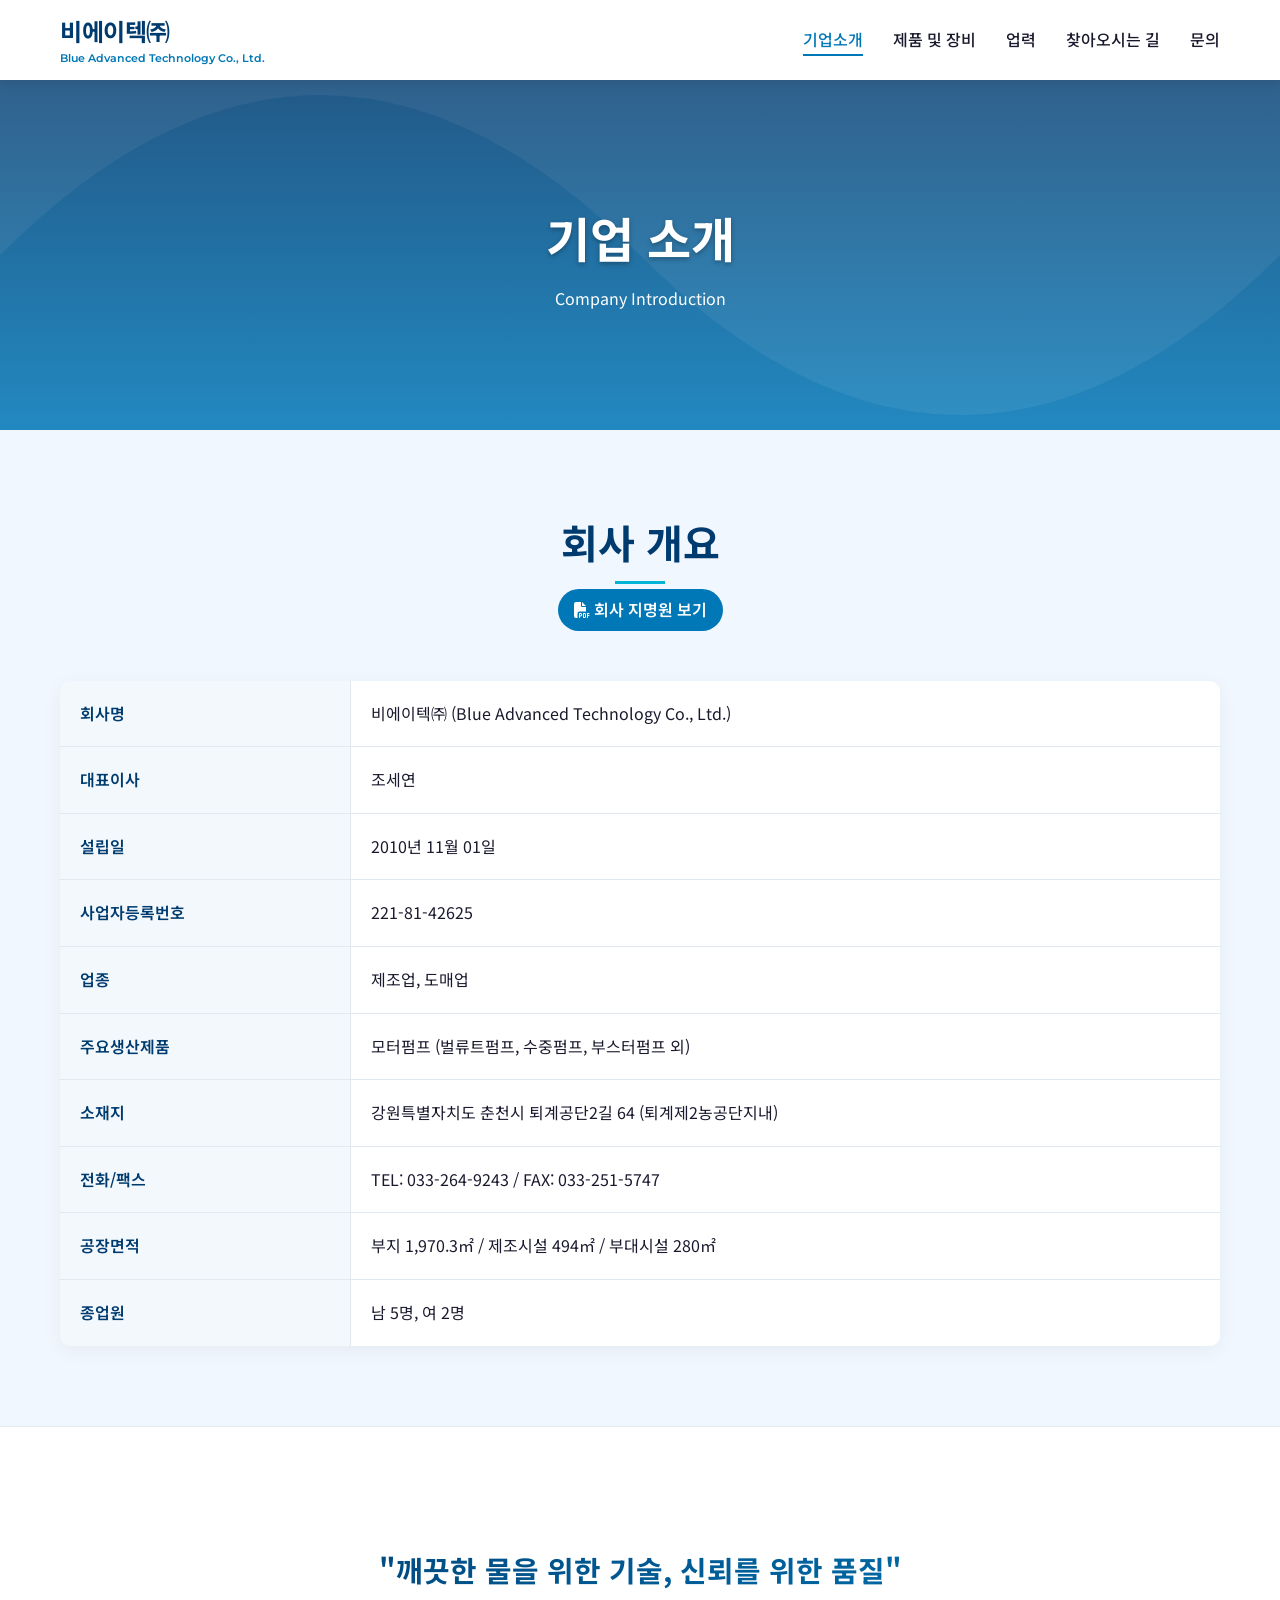
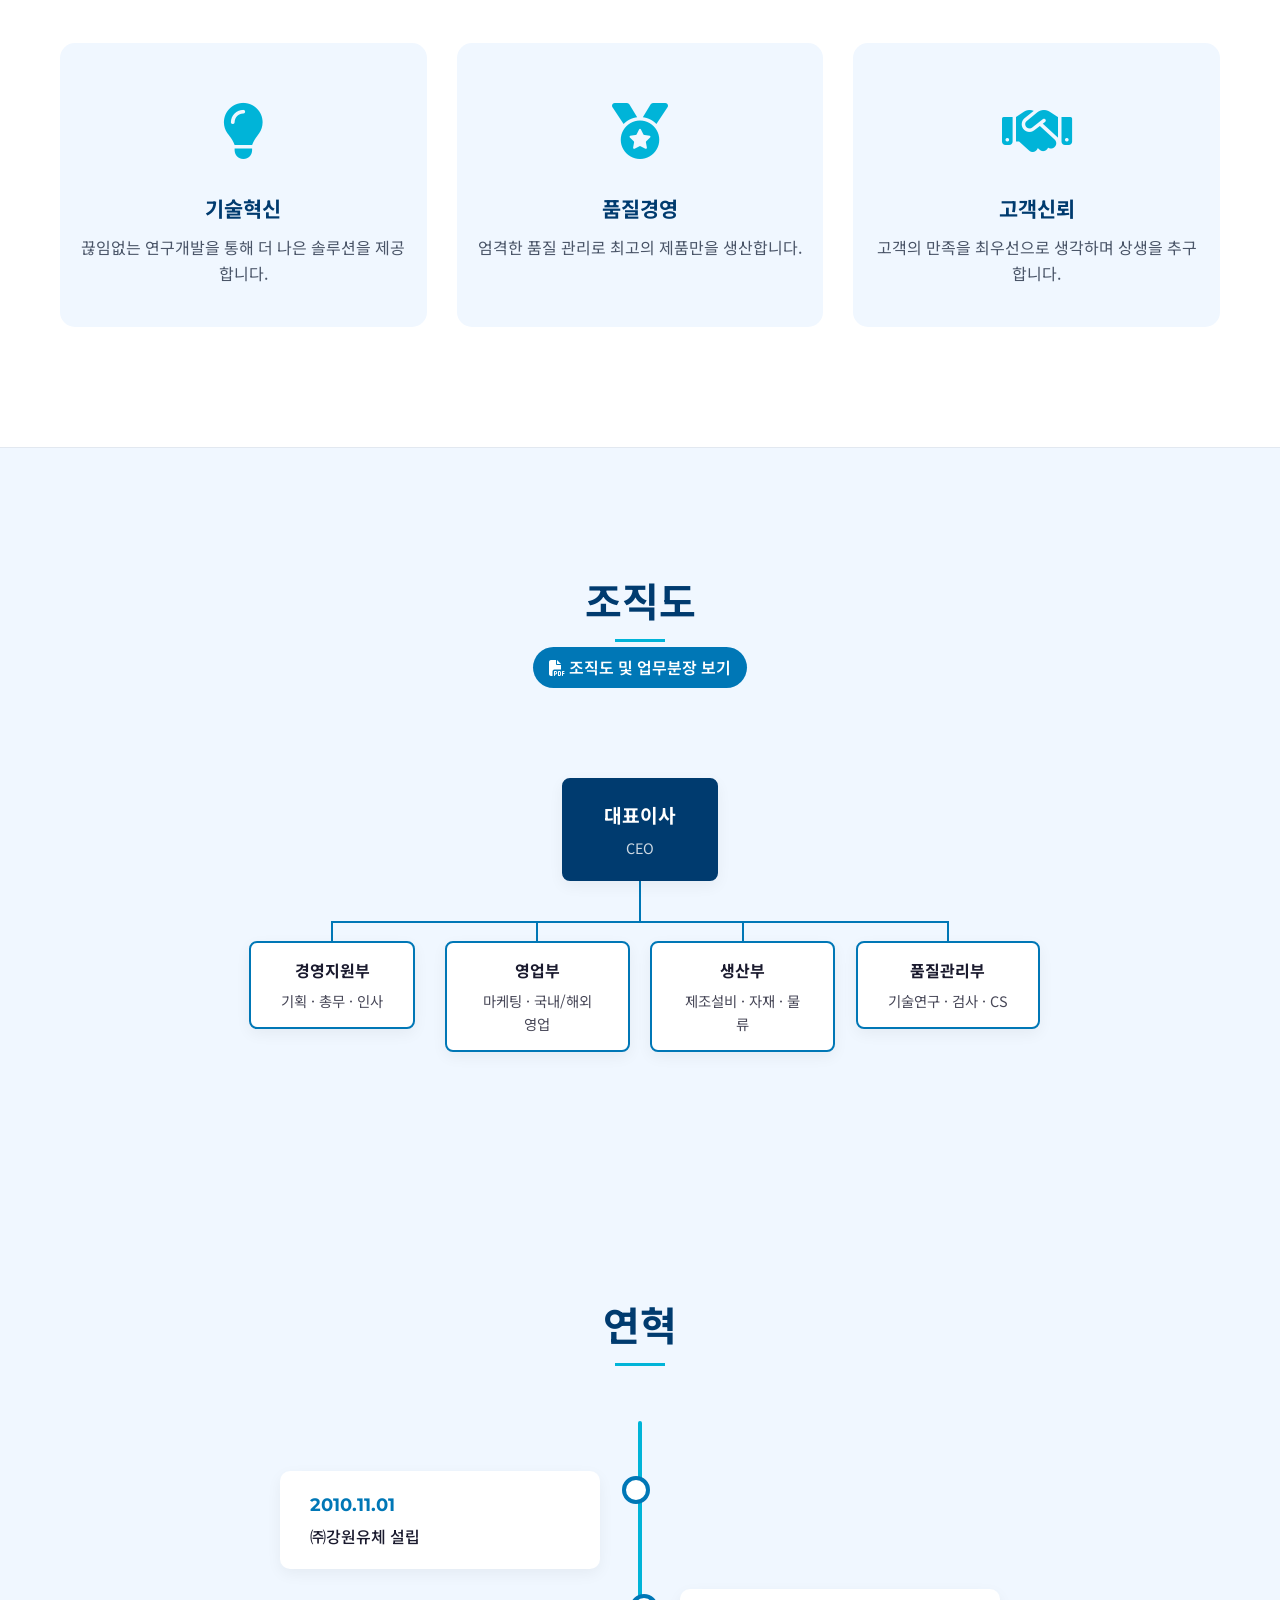
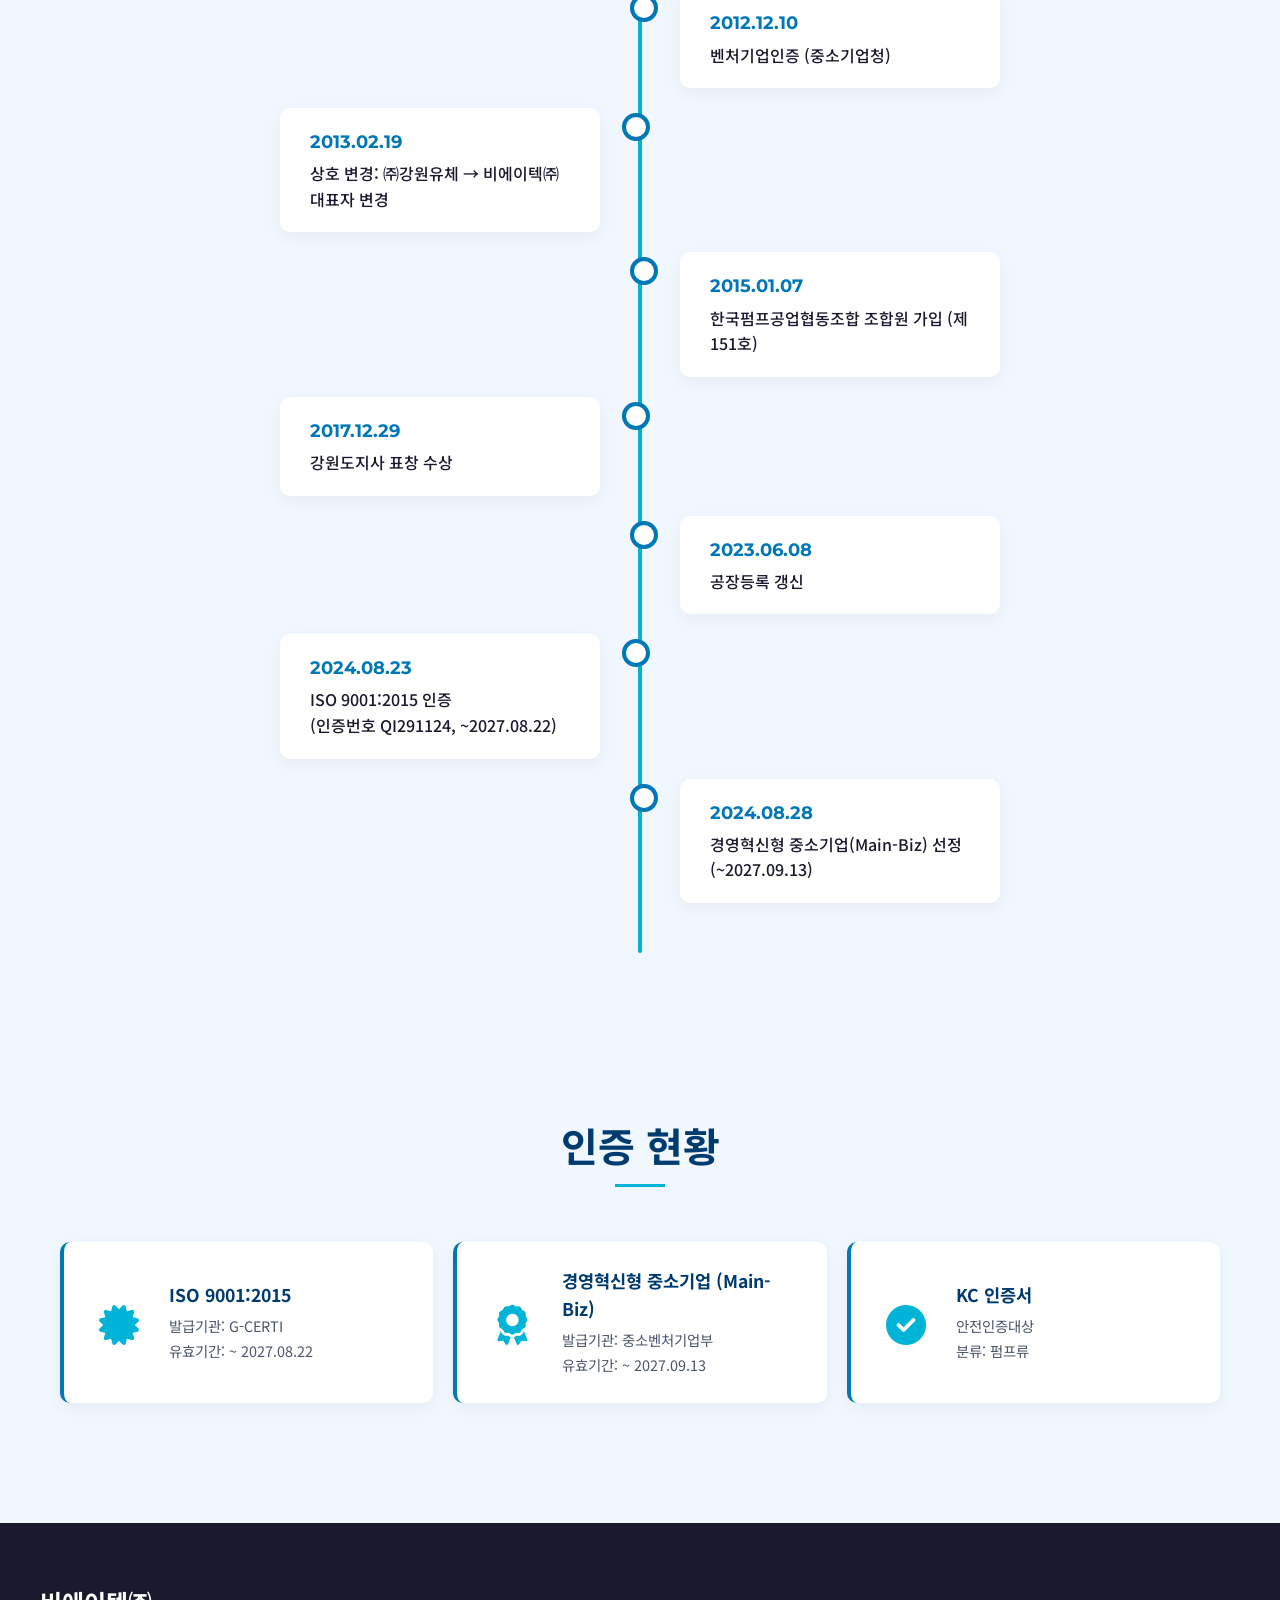
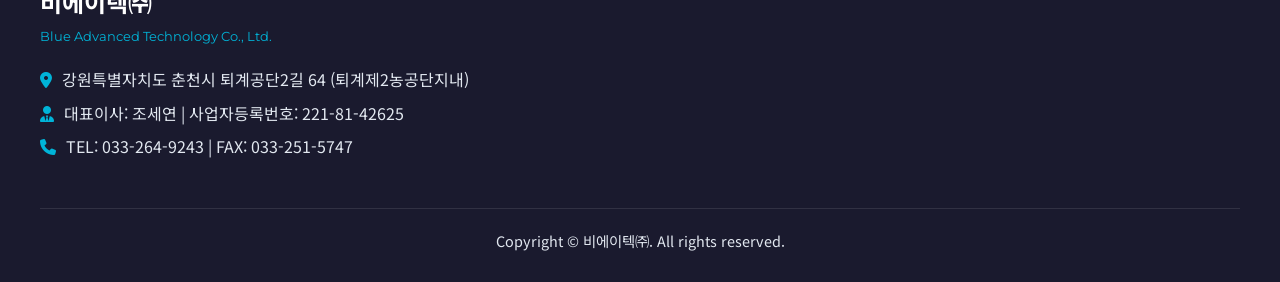
<file: intro.html>
<!DOCTYPE html>
<html lang="ko">
<head>
    <meta charset="UTF-8">
    <meta name="viewport" content="width=device-width, initial-scale=1.0">
    <title>기업소개 | 비에이텍㈜</title>
    <!-- Google Fonts -->
    <link rel="preconnect" href="https://fonts.googleapis.com">
    <link rel="preconnect" href="https://fonts.gstatic.com" crossorigin>
    <link href="https://fonts.googleapis.com/css2?family=Montserrat:wght@400;600;700&family=Noto+Sans+KR:wght@300;400;500;700&display=swap" rel="stylesheet">
    <!-- Font Awesome -->
    <link rel="stylesheet" href="https://cdnjs.cloudflare.com/ajax/libs/font-awesome/6.4.0/css/all.min.css">
    <!-- Custom CSS -->
    <link rel="stylesheet" href="style.css">
</head>
<body>
    <!-- Header -->
    <header>
        <div class="header-container">
            <a href="index.html" class="logo">
                <span class="logo-kr">비에이텍㈜</span>
                <span class="logo-en">Blue Advanced Technology Co., Ltd.</span>
            </a>
            <nav>
                <ul>
                    <li><a href="intro.html" class="active">기업소개</a></li>
                    <li><a href="equipment.html">제품 및 장비</a></li>
                    <li><a href="sales_history.html">업력</a></li>
                    <li><a href="map.html">찾아오시는 길</a></li>
                    <li><a href="inquiry.html">문의</a></li>
                </ul>
            </nav>
            <div class="hamburger" id="hamburgerBtn">
                <i class="fas fa-bars"></i>
            </div>
        </div>
        <!-- Mobile Menu -->
        <div class="mobile-menu" id="mobileMenu">
            <a href="intro.html">기업소개</a>
            <a href="equipment.html">제품 및 장비</a>
            <a href="sales_history.html">업력</a>
            <a href="map.html">찾아오시는 길</a>
            <a href="inquiry.html">문의</a>
        </div>
    </header>

    <main>
        <!-- Page Hero -->
        <section class="page-hero">
            <div>
                <h1>기업 소개</h1>
                <p>Company Introduction</p>
            </div>
        </section>

        <!-- Company Overview -->
        <section class="section">
            <div class="section-header" style="display: flex; flex-direction: column; align-items: center; gap: 15px;">
                <h2 class="section-title" style="margin-bottom: 0;">회사 개요</h2>
                <a href="지명원 (1).pdf" target="_blank" class="btn btn-primary" style="font-size: 1rem; padding: 8px 16px;">
                    <i class="fas fa-file-pdf"></i> 회사 지명원 보기
                </a>
            </div>
            <table class="overview-table">
                <tbody>
                    <tr>
                        <th>회사명</th>
                        <td>비에이텍㈜ (Blue Advanced Technology Co., Ltd.)</td>
                    </tr>
                    <tr>
                        <th>대표이사</th>
                        <td>조세연</td>
                    </tr>
                    <tr>
                        <th>설립일</th>
                        <td>2010년 11월 01일</td>
                    </tr>
                    <tr>
                        <th>사업자등록번호</th>
                        <td>221-81-42625</td>
                    </tr>
                    <tr>
                        <th>업종</th>
                        <td>제조업, 도매업</td>
                    </tr>
                    <tr>
                        <th>주요생산제품</th>
                        <td>모터펌프 (벌류트펌프, 수중펌프, 부스터펌프 외)</td>
                    </tr>
                    <tr>
                        <th>소재지</th>
                        <td>강원특별자치도 춘천시 퇴계공단2길 64 (퇴계제2농공단지내)</td>
                    </tr>
                    <tr>
                        <th>전화/팩스</th>
                        <td>TEL: 033-264-9243 / FAX: 033-251-5747</td>
                    </tr>
                    <tr>
                        <th>공장면적</th>
                        <td>부지 1,970.3㎡ / 제조시설 494㎡ / 부대시설 280㎡</td>
                    </tr>
                    <tr>
                        <th>종업원</th>
                        <td>남 5명, 여 2명</td>
                    </tr>
                </tbody>
            </table>
        </section>

        <!-- Vision Section -->
        <section class="section vision-section" style="max-width: 100%;">
            <div class="section" style="padding: 40px 20px;">
                <div class="vision-slogan">
                    "깨끗한 물을 위한 기술, 신뢰를 위한 품질"
                </div>
                <div class="vision-cards">
                    <div class="vision-card">
                        <div class="vision-icon"><i class="fas fa-lightbulb"></i></div>
                        <h3>기술혁신</h3>
                        <p style="margin-top: 10px; color: var(--gray-dark);">끊임없는 연구개발을 통해 더 나은 솔루션을 제공합니다.</p>
                    </div>
                    <div class="vision-card">
                        <div class="vision-icon"><i class="fas fa-medal"></i></div>
                        <h3>품질경영</h3>
                        <p style="margin-top: 10px; color: var(--gray-dark);">엄격한 품질 관리로 최고의 제품만을 생산합니다.</p>
                    </div>
                    <div class="vision-card">
                        <div class="vision-icon"><i class="fas fa-handshake"></i></div>
                        <h3>고객신뢰</h3>
                        <p style="margin-top: 10px; color: var(--gray-dark);">고객의 만족을 최우선으로 생각하며 상생을 추구합니다.</p>
                    </div>
                </div>
            </div>
        </section>

        <!-- Organization Chart -->
        <section class="section" style="background-color: var(--bg-color); max-width: 100%;">
            <div class="section" style="padding: 40px 20px;">
                <div class="section-header" style="display: flex; flex-direction: column; align-items: center; gap: 15px;">
                    <h2 class="section-title" style="margin-bottom: 0;">조직도</h2>
                    <a href="조직도 및 업무분장 PDF.pdf" target="_blank" class="btn btn-primary" style="font-size: 1rem; padding: 8px 16px;">
                        <i class="fas fa-file-pdf"></i> 조직도 및 업무분장 보기
                    </a>
                </div>
                <div class="org-chart">
                    <div class="org-tree">
                        <div class="org-node ceo">
                            <div class="org-title">대표이사</div>
                            <div class="org-desc">CEO</div>
                        </div>
                        <div class="org-level">
                            <div class="org-level-group">
                                <div class="org-branch">
                                    <div class="org-node">
                                        <div class="org-title">경영지원부</div>
                                        <div class="org-desc">기획 · 총무 · 인사</div>
                                    </div>
                                </div>
                                <div class="org-branch">
                                    <div class="org-node">
                                        <div class="org-title">영업부</div>
                                        <div class="org-desc">마케팅 · 국내/해외영업</div>
                                    </div>
                                </div>
                                <div class="org-branch">
                                    <div class="org-node">
                                        <div class="org-title">생산부</div>
                                        <div class="org-desc">제조설비 · 자재 · 물류</div>
                                    </div>
                                </div>
                                <div class="org-branch">
                                    <div class="org-node">
                                        <div class="org-title">품질관리부</div>
                                        <div class="org-desc">기술연구 · 검사 · CS</div>
                                    </div>
                                </div>
                            </div>
                        </div>
                    </div>
                </div>
            </div>
        </section>

        <!-- Company History -->
        <section class="section">
            <div class="section-header">
                <h2 class="section-title">연혁</h2>
            </div>
            <div class="timeline">
                <div class="timeline-item left">
                    <div class="timeline-content">
                        <div class="timeline-date">2010.11.01</div>
                        <div class="timeline-text">㈜강원유체 설립</div>
                    </div>
                </div>
                <div class="timeline-item right">
                    <div class="timeline-content">
                        <div class="timeline-date">2012.12.10</div>
                        <div class="timeline-text">벤처기업인증 (중소기업청)</div>
                    </div>
                </div>
                <div class="timeline-item left">
                    <div class="timeline-content">
                        <div class="timeline-date">2013.02.19</div>
                        <div class="timeline-text">상호 변경: ㈜강원유체 → 비에이텍㈜<br>대표자 변경</div>
                    </div>
                </div>
                <div class="timeline-item right">
                    <div class="timeline-content">
                        <div class="timeline-date">2015.01.07</div>
                        <div class="timeline-text">한국펌프공업협동조합 조합원 가입 (제151호)</div>
                    </div>
                </div>
                <div class="timeline-item left">
                    <div class="timeline-content">
                        <div class="timeline-date">2017.12.29</div>
                        <div class="timeline-text">강원도지사 표창 수상</div>
                    </div>
                </div>
                <div class="timeline-item right">
                    <div class="timeline-content">
                        <div class="timeline-date">2023.06.08</div>
                        <div class="timeline-text">공장등록 갱신</div>
                    </div>
                </div>
                <div class="timeline-item left">
                    <div class="timeline-content">
                        <div class="timeline-date">2024.08.23</div>
                        <div class="timeline-text">ISO 9001:2015 인증<br>(인증번호 QI291124, ~2027.08.22)</div>
                    </div>
                </div>
                <div class="timeline-item right">
                    <div class="timeline-content">
                        <div class="timeline-date">2024.08.28</div>
                        <div class="timeline-text">경영혁신형 중소기업(Main-Biz) 선정<br>(~2027.09.13)</div>
                    </div>
                </div>
            </div>
        </section>

        <!-- Certifications -->
        <section class="section">
            <div class="section-header">
                <h2 class="section-title">인증 현황</h2>
            </div>
            <div class="cert-cards">
                <a href="ISO9001인증서.pdf" target="_blank" class="cert-card" style="text-decoration: none; cursor: pointer;" title="클릭하여 인증서 보기">
                    <div class="cert-card-icon"><i class="fas fa-certificate"></i></div>
                    <div class="cert-card-info">
                        <h4>ISO 9001:2015</h4>
                        <p>발급기관: G-CERTI</p>
                        <p>유효기간: ~ 2027.08.22</p>
                    </div>
                </a>
                <a href="홈페이지자료/메인비즈 확인서(기한27.09.13.).pdf" target="_blank" class="cert-card" style="text-decoration: none; cursor: pointer;" title="클릭하여 인증서 보기">
                    <div class="cert-card-icon"><i class="fas fa-award"></i></div>
                    <div class="cert-card-info">
                        <h4>경영혁신형 중소기업 (Main-Biz)</h4>
                        <p>발급기관: 중소벤처기업부</p>
                        <p>유효기간: ~ 2027.09.13</p>
                    </div>
                </a>
                <a href="KC인증서.pdf" target="_blank" class="cert-card" style="text-decoration: none; cursor: pointer;" title="클릭하여 인증서 보기">
                    <div class="cert-card-icon"><i class="fas fa-check-circle"></i></div>
                    <div class="cert-card-info">
                        <h4>KC 인증서</h4>
                        <p>안전인증대상</p>
                        <p>분류: 펌프류</p>
                    </div>
                </a>

            </div>
        </section>
    </main>

    <!-- Footer -->
    <footer>
        <div class="footer-container">
            <div>
                <div class="footer-logo-kr">비에이텍㈜</div>
                <div class="footer-logo-en">Blue Advanced Technology Co., Ltd.</div>
                <div class="footer-info">
                    <p><i class="fas fa-map-marker-alt"></i> <span>강원특별자치도 춘천시 퇴계공단2길 64 (퇴계제2농공단지내)</span></p>
                    <p><i class="fas fa-user-tie"></i> <span>대표이사: 조세연 | 사업자등록번호: 221-81-42625</span></p>
                    <p><i class="fas fa-phone"></i> <span>TEL: 033-264-9243 | FAX: 033-251-5747</span></p>
                </div>
            </div>
        </div>
        <div class="footer-bottom">
            <p>Copyright © 비에이텍㈜. All rights reserved.</p>
        </div>
    </footer>

    <!-- Scripts -->
    <script>
        // Mobile Menu Toggle
        const hamburgerBtn = document.getElementById('hamburgerBtn');
        const mobileMenu = document.getElementById('mobileMenu');

        hamburgerBtn.addEventListener('click', () => {
            mobileMenu.classList.toggle('show');
            const icon = hamburgerBtn.querySelector('i');
            if (mobileMenu.classList.contains('show')) {
                icon.classList.remove('fa-bars');
                icon.classList.add('fa-times');
            } else {
                icon.classList.remove('fa-times');
                icon.classList.add('fa-bars');
            }
        });
    </script>
</body>
</html>
</file>
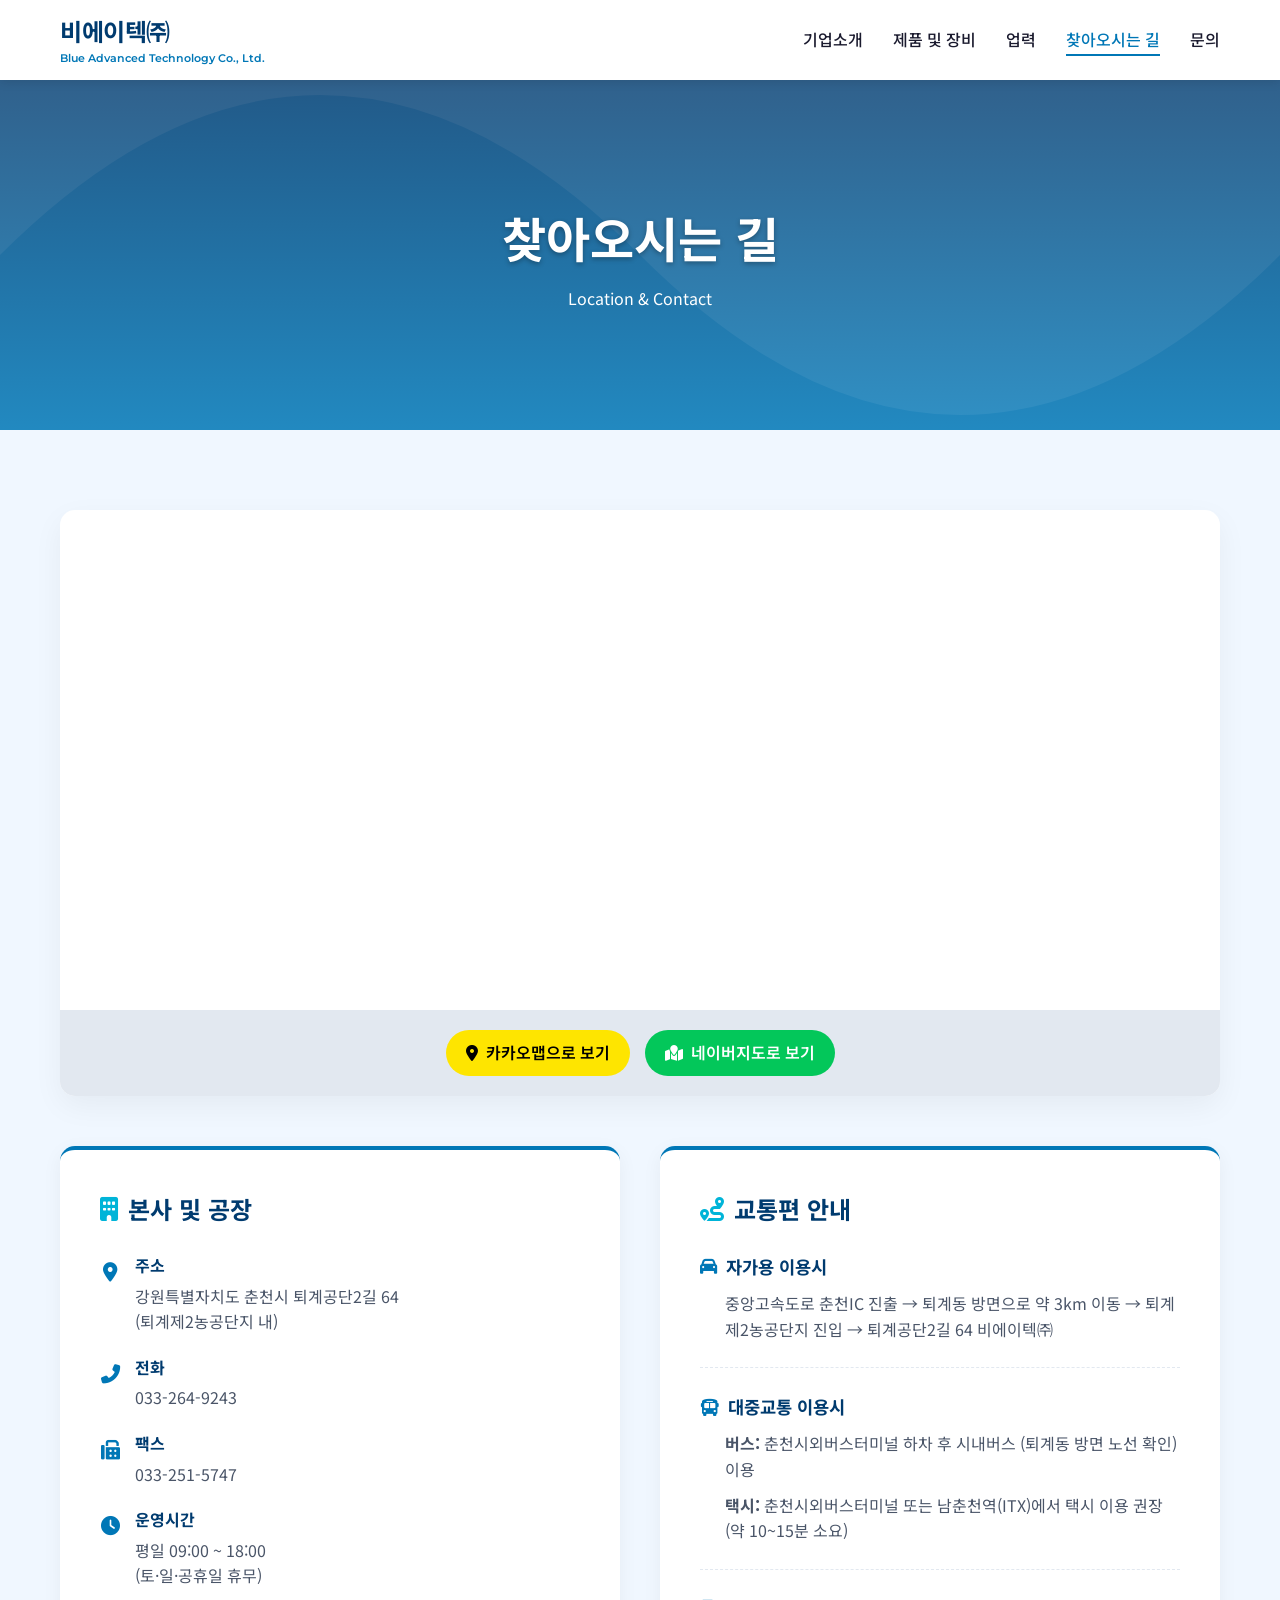
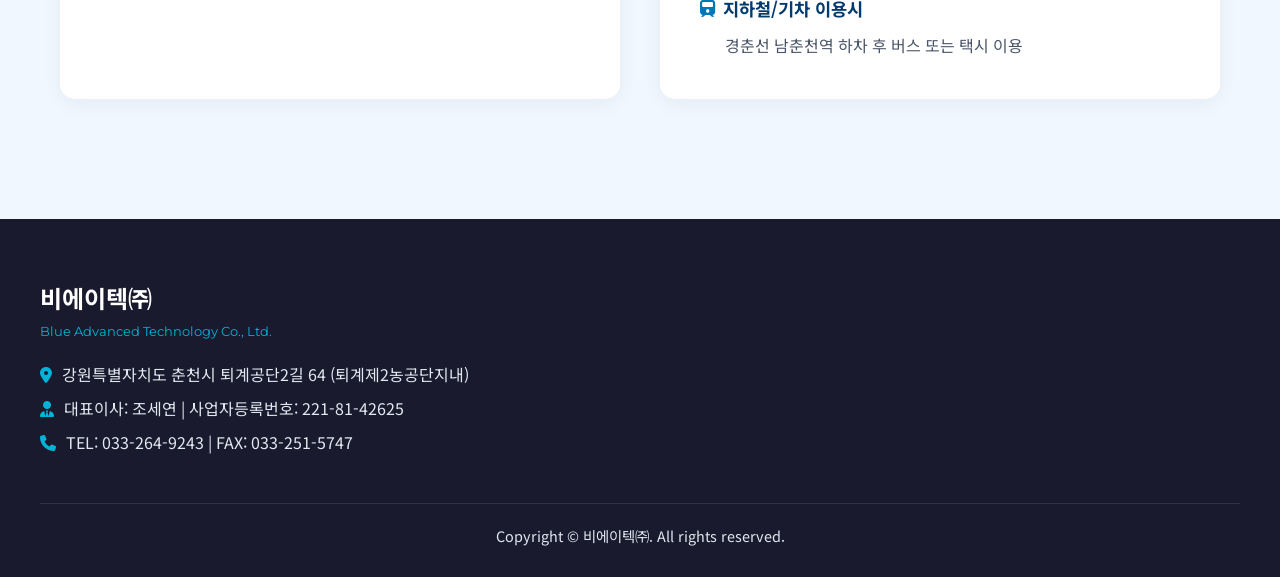
<file: map.html>
﻿<!DOCTYPE html>
<html lang="ko">
<head>
    <meta charset="UTF-8">
    <meta name="viewport" content="width=device-width, initial-scale=1.0">
    <title>찾아오시는 길 | 비에이텍㈜</title>
    <!-- Google Fonts -->
    <link rel="preconnect" href="https://fonts.googleapis.com">
    <link rel="preconnect" href="https://fonts.gstatic.com" crossorigin>
    <link href="https://fonts.googleapis.com/css2?family=Montserrat:wght@400;600;700&family=Noto+Sans+KR:wght@300;400;500;700&display=swap" rel="stylesheet">
    <!-- Font Awesome -->
    <link rel="stylesheet" href="https://cdnjs.cloudflare.com/ajax/libs/font-awesome/6.4.0/css/all.min.css">
    <!-- Custom CSS -->
    <link rel="stylesheet" href="style.css">
</head>
<body>
    <!-- Header -->
    <header>
        <div class="header-container">
            <a href="index.html" class="logo">
                <span class="logo-kr">비에이텍㈜</span>
                <span class="logo-en">Blue Advanced Technology Co., Ltd.</span>
            </a>
            <nav>
                <ul>
                    <li><a href="intro.html">기업소개</a></li>
                    <li><a href="equipment.html">제품 및 장비</a></li>
                    <li><a href="sales_history.html">업력</a></li>
                    <li><a href="map.html" class="active">찾아오시는 길</a></li>
                    <li><a href="inquiry.html">문의</a></li>
                </ul>
            </nav>
            <div class="hamburger" id="hamburgerBtn">
                <i class="fas fa-bars"></i>
            </div>
        </div>
        <!-- Mobile Menu -->
        <div class="mobile-menu" id="mobileMenu">
            <a href="intro.html">기업소개</a>
            <a href="equipment.html">제품 및 장비</a>
            <a href="sales_history.html">업력</a>
            <a href="map.html">찾아오시는 길</a>
            <a href="inquiry.html">문의</a>
        </div>
    </header>

    <main>
        <!-- Page Hero -->
        <section class="page-hero">
            <div>
                <h1>찾아오시는 길</h1>
                <p>Location & Contact</p>
            </div>
        </section>

        <!-- Map & Info Section -->
        <section class="section">
            <div class="map-container">
                <iframe 
                    class="map-frame" 
                    src="https://maps.google.com/maps?q=강원특별자치도+춘천시+퇴계공단2길+64&output=embed" 
                    allowfullscreen="" 
                    loading="lazy">
                </iframe>
                <div class="map-links">
                    <a href="https://map.kakao.com/link/search/강원특별자치도 춘천시 퇴계공단2길 64" target="_blank" class="map-btn btn-kakao">
                        <i class="fas fa-map-marker-alt"></i> 카카오맵으로 보기
                    </a>
                    <a href="https://map.naver.com/v5/search/강원특별자치도 춘천시 퇴계공단2길 64" target="_blank" class="map-btn btn-naver">
                        <i class="fas fa-map-marked"></i> 네이버지도로 보기
                    </a>
                </div>
            </div>

            <div class="info-grid">
                <!-- Contact Info -->
                <div class="info-card">
                    <h3><i class="fas fa-building"></i> 본사 및 공장</h3>
                    <ul class="info-list">
                        <li>
                            <div class="info-icon"><i class="fas fa-map-marker-alt"></i></div>
                            <div class="info-text">
                                <strong>주소</strong>
                                <p>강원특별자치도 춘천시 퇴계공단2길 64<br>(퇴계제2농공단지 내)</p>
                            </div>
                        </li>
                        <li>
                            <div class="info-icon"><i class="fas fa-phone-alt"></i></div>
                            <div class="info-text">
                                <strong>전화</strong>
                                <p>033-264-9243</p>
                            </div>
                        </li>
                        <li>
                            <div class="info-icon"><i class="fas fa-fax"></i></div>
                            <div class="info-text">
                                <strong>팩스</strong>
                                <p>033-251-5747</p>
                            </div>
                        </li>
                        <li>
                            <div class="info-icon"><i class="fas fa-clock"></i></div>
                            <div class="info-text">
                                <strong>운영시간</strong>
                                <p>평일 09:00 ~ 18:00<br>(토·일·공휴일 휴무)</p>
                            </div>
                        </li>
                    </ul>
                </div>

                <!-- Transport Guide -->
                <div class="info-card">
                    <h3><i class="fas fa-route"></i> 교통편 안내</h3>
                    <div class="transport-item">
                        <div class="transport-type"><i class="fas fa-car"></i> 자가용 이용시</div>
                        <div class="transport-desc">
                            <p>중앙고속도로 춘천IC 진출 → 퇴계동 방면으로 약 3km 이동 → 퇴계제2농공단지 진입 → 퇴계공단2길 64 비에이텍㈜</p>
                        </div>
                    </div>
                    <div class="transport-item">
                        <div class="transport-type"><i class="fas fa-bus"></i> 대중교통 이용시</div>
                        <div class="transport-desc">
                            <p><strong>버스:</strong> 춘천시외버스터미널 하차 후 시내버스 (퇴계동 방면 노선 확인) 이용</p>
                            <p style="margin-top: 10px;"><strong>택시:</strong> 춘천시외버스터미널 또는 남춘천역(ITX)에서 택시 이용 권장 (약 10~15분 소요)</p>
                        </div>
                    </div>
                    <div class="transport-item">
                        <div class="transport-type"><i class="fas fa-train"></i> 지하철/기차 이용시</div>
                        <div class="transport-desc">
                            <p>경춘선 남춘천역 하차 후 버스 또는 택시 이용</p>
                        </div>
                    </div>
                </div>
            </div>
        </section>
    </main>

    <!-- Footer -->
    <footer>
        <div class="footer-container">
            <div>
                <div class="footer-logo-kr">비에이텍㈜</div>
                <div class="footer-logo-en">Blue Advanced Technology Co., Ltd.</div>
                <div class="footer-info">
                    <p><i class="fas fa-map-marker-alt"></i> <span>강원특별자치도 춘천시 퇴계공단2길 64 (퇴계제2농공단지내)</span></p>
                    <p><i class="fas fa-user-tie"></i> <span>대표이사: 조세연 | 사업자등록번호: 221-81-42625</span></p>
                    <p><i class="fas fa-phone"></i> <span>TEL: 033-264-9243 | FAX: 033-251-5747</span></p>
                </div>
            </div>
        </div>
        <div class="footer-bottom">
            <p>Copyright © 비에이텍㈜. All rights reserved.</p>
        </div>
    </footer>

    <!-- Scripts -->
    <script>
        // Mobile Menu Toggle
        const hamburgerBtn = document.getElementById('hamburgerBtn');
        const mobileMenu = document.getElementById('mobileMenu');

        hamburgerBtn.addEventListener('click', () => {
            mobileMenu.classList.toggle('show');
            const icon = hamburgerBtn.querySelector('i');
            if (mobileMenu.classList.contains('show')) {
                icon.classList.remove('fa-bars');
                icon.classList.add('fa-times');
            } else {
                icon.classList.remove('fa-times');
                icon.classList.add('fa-bars');
            }
        });
    </script>
</body>
</html>
</file>
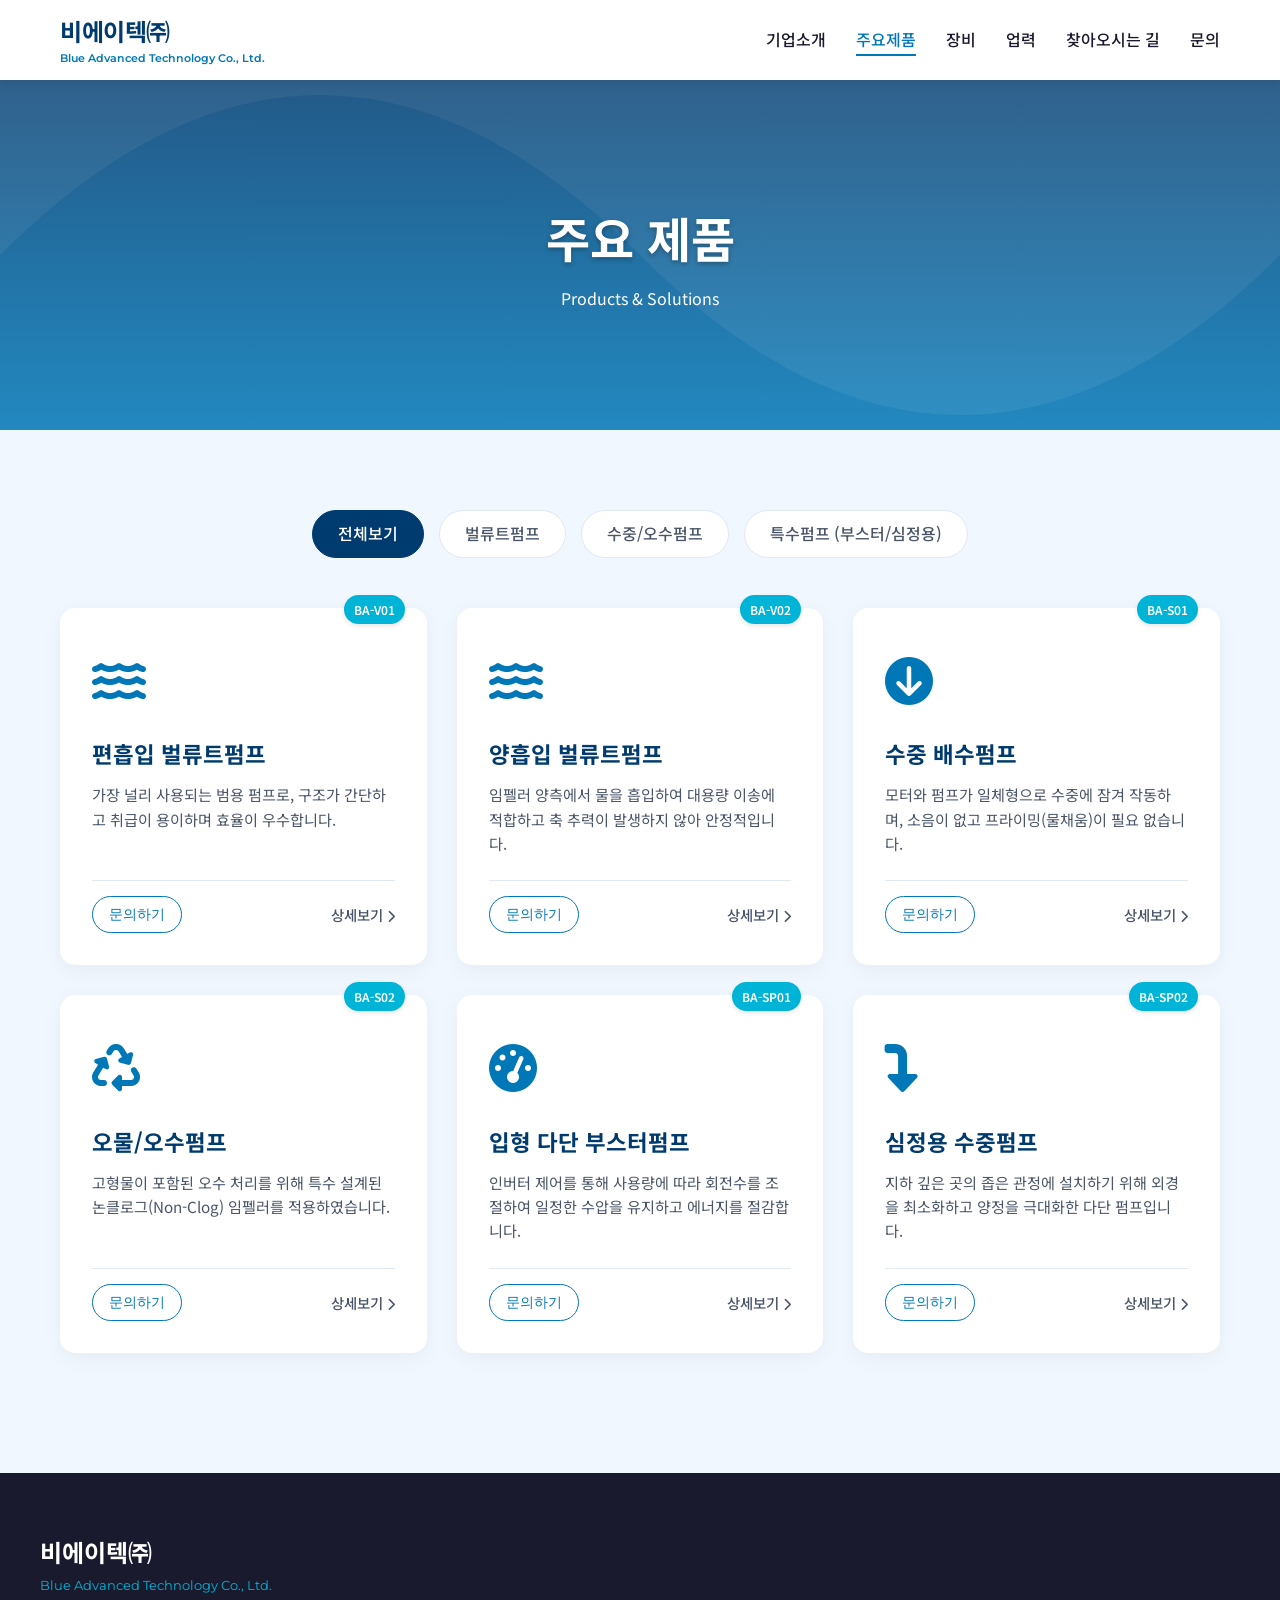
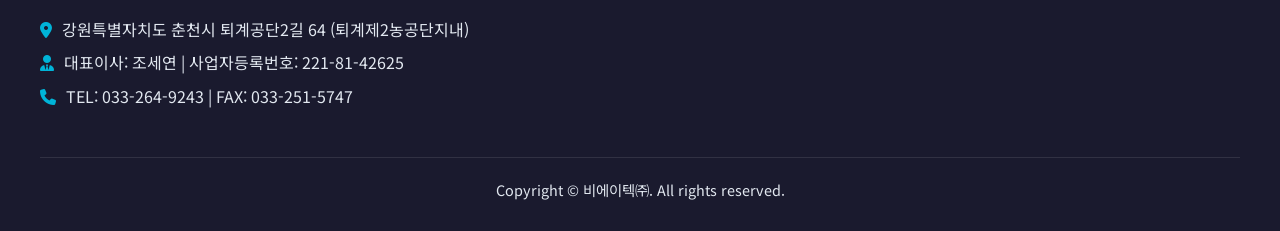
<file: product.html>
<!DOCTYPE html>
<html lang="ko">
<head>
    <meta charset="UTF-8">
    <meta name="viewport" content="width=device-width, initial-scale=1.0">
    <title>주요제품 | 비에이텍㈜</title>
    <!-- Google Fonts -->
    <link rel="preconnect" href="https://fonts.googleapis.com">
    <link rel="preconnect" href="https://fonts.gstatic.com" crossorigin>
    <link href="https://fonts.googleapis.com/css2?family=Montserrat:wght@400;600;700&family=Noto+Sans+KR:wght@300;400;500;700&display=swap" rel="stylesheet">
    <!-- Font Awesome -->
    <link rel="stylesheet" href="https://cdnjs.cloudflare.com/ajax/libs/font-awesome/6.4.0/css/all.min.css">
    <!-- Custom CSS -->
    <link rel="stylesheet" href="style.css">
</head>
<body>
    <!-- Header -->
    <header>
        <div class="header-container">
            <a href="index.html" class="logo">
                <span class="logo-kr">비에이텍㈜</span>
                <span class="logo-en">Blue Advanced Technology Co., Ltd.</span>
            </a>
            <nav>
                <ul>
                    <li><a href="intro.html">기업소개</a></li>
                    <li><a href="product.html" class="active">주요제품</a></li>
                    <li><a href="equipment.html">장비</a></li>
                    <li><a href="sales_history.html">업력</a></li>
                    <li><a href="map.html">찾아오시는 길</a></li>
                    <li><a href="inquiry.html">문의</a></li>
                </ul>
            </nav>
            <div class="hamburger" id="hamburgerBtn">
                <i class="fas fa-bars"></i>
            </div>
        </div>
        <!-- Mobile Menu -->
        <div class="mobile-menu" id="mobileMenu">
            <a href="intro.html">기업소개</a>
            <a href="product.html">주요제품</a>
            <a href="equipment.html">장비</a>
            <a href="sales_history.html">업력</a>
            <a href="map.html">찾아오시는 길</a>
            <a href="inquiry.html">문의</a>
        </div>
    </header>

    <main>
        <!-- Page Hero -->
        <section class="page-hero">
            <div>
                <h1>주요 제품</h1>
                <p>Products & Solutions</p>
            </div>
        </section>

        <!-- Products Section -->
        <section class="section">
            <div class="filter-tabs">
                <div class="filter-tab active" data-filter="all">전체보기</div>
                <div class="filter-tab" data-filter="volute">벌류트펌프</div>
                <div class="filter-tab" data-filter="submersible">수중/오수펌프</div>
                <div class="filter-tab" data-filter="special">특수펌프 (부스터/심정용)</div>
            </div>

            <div class="product-grid" id="productGrid">
                <!-- Products will be generated by JS -->
            </div>
        </section>
    </main>

    <!-- Modal for Product Details -->
    <div class="modal-overlay" id="productModal">
        <div class="modal-content">
            <div class="modal-close" id="closeModal"><i class="fas fa-times"></i></div>
            <div class="modal-header">
                <h2 id="modalTitle">제품명</h2>
                <div class="modal-num" id="modalNum">제품번호</div>
            </div>
            <div class="modal-body">
                <p id="modalDesc">제품 설명이 들어갑니다.</p>
                <div style="background-color: var(--bg-color); padding: 20px; border-radius: 10px; margin-top: 20px;">
                    <p><strong>용도</strong> <span id="modalUsage">용도 설명</span></p>
                    <p><strong>특징</strong> <span id="modalFeatures">특징 설명</span></p>
                    <p><strong>구경</strong> <span id="modalSize">구경 정보</span></p>
                </div>
            </div>
            <div class="modal-footer">
                <a href="inquiry.html" class="btn btn-primary" id="modalInquiryBtn">이 제품 문의하기 <i class="fas fa-paper-plane" style="margin-left: 5px;"></i></a>
            </div>
        </div>
    </div>

    <!-- Footer -->
    <footer>
        <div class="footer-container">
            <div>
                <div class="footer-logo-kr">비에이텍㈜</div>
                <div class="footer-logo-en">Blue Advanced Technology Co., Ltd.</div>
                <div class="footer-info">
                    <p><i class="fas fa-map-marker-alt"></i> <span>강원특별자치도 춘천시 퇴계공단2길 64 (퇴계제2농공단지내)</span></p>
                    <p><i class="fas fa-user-tie"></i> <span>대표이사: 조세연 | 사업자등록번호: 221-81-42625</span></p>
                    <p><i class="fas fa-phone"></i> <span>TEL: 033-264-9243 | FAX: 033-251-5747</span></p>
                </div>
            </div>
        </div>
        <div class="footer-bottom">
            <p>Copyright © 비에이텍㈜. All rights reserved.</p>
        </div>
    </footer>

    <!-- Scripts -->
    <script>
        // Product Data
        const products = [
            {
                id: 'v1',
                category: 'volute',
                name: '편흡입 벌류트펌프',
                num: 'BA-V01',
                icon: 'fa-water',
                desc: '가장 널리 사용되는 범용 펌프로, 구조가 간단하고 취급이 용이하며 효율이 우수합니다.',
                usage: '일반 산업용수, 농사 및 급수, 공조 설비용',
                features: '높은 호환성, 간편한 유지보수, 저소음 설계',
                size: '40A ~ 300A'
            },
            {
                id: 'v2',
                category: 'volute',
                name: '양흡입 벌류트펌프',
                num: 'BA-V02',
                icon: 'fa-water',
                desc: '임펠러 양측에서 물을 흡입하여 대용량 이송에 적합하고 축 추력이 발생하지 않아 안정적입니다.',
                usage: '상하수도, 대규모 플랜트, 발전소 냉각수 이송',
                features: '대용량 이송, 긴 수명, 높은 효율성',
                size: '150A ~ 1000A'
            },
            {
                id: 's1',
                category: 'submersible',
                name: '수중 배수펌프',
                num: 'BA-S01',
                icon: 'fa-arrow-circle-down',
                desc: '모터와 펌프가 일체형으로 수중에 잠겨 작동하며, 소음이 없고 프라이밍(물채움)이 필요 없습니다.',
                usage: '지하 상가 배수, 농업용 관수, 정화조 배수',
                features: '완벽한 방수설계, 건식 모터 적용, 자동 운전 가능',
                size: '50A ~ 200A'
            },
            {
                id: 's2',
                category: 'submersible',
                name: '오물/오수펌프',
                num: 'BA-S02',
                icon: 'fa-recycle',
                desc: '고형물이 포함된 오수 처리를 위해 특수 설계된 논클로그(Non-Clog) 임펠러를 적용하였습니다.',
                usage: '하수처리장, 산업 폐수, 축산 농가 분뇨 처리',
                features: '막힘 방지 구조, 강력한 내마모성 재질, 대형 고형물 통과',
                size: '50A ~ 300A'
            },
            {
                id: 'sp1',
                category: 'special',
                name: '입형 다단 부스터펌프',
                num: 'BA-SP01',
                icon: 'fa-tachometer-alt',
                desc: '인버터 제어를 통해 사용량에 따라 회전수를 조절하여 일정한 수압을 유지하고 에너지를 절감합니다.',
                usage: '고층 아파트/빌딩 급수, 공장 가압수, 골프장 살수',
                features: '에너지 절감(최대 50%), 일정한 수압 유지, 콤팩트한 디자인',
                size: '25A ~ 150A'
            },
            {
                id: 'sp2',
                category: 'special',
                name: '심정용 수중펌프',
                num: 'BA-SP02',
                icon: 'fa-level-down-alt',
                desc: '지하 깊은 곳의 좁은 관정에 설치하기 위해 외경을 최소화하고 양정을 극대화한 다단 펌프입니다.',
                usage: '심관정(지하수) 취수, 온천수 양수, 농·어촌 식수원 개발',
                features: '고양정 실현, 스테인리스 스틸 재질, 내부식성 우수',
                size: '4인치 ~ 10인치 우물용'
            }
        ];

        // Mobile Menu Toggle
        const hamburgerBtn = document.getElementById('hamburgerBtn');
        const mobileMenu = document.getElementById('mobileMenu');

        hamburgerBtn.addEventListener('click', () => {
            mobileMenu.classList.toggle('show');
            const icon = hamburgerBtn.querySelector('i');
            if (mobileMenu.classList.contains('show')) {
                icon.classList.remove('fa-bars');
                icon.classList.add('fa-times');
            } else {
                icon.classList.remove('fa-times');
                icon.classList.add('fa-bars');
            }
        });

        // Product Rendering
        const productGrid = document.getElementById('productGrid');
        
        function renderProducts(filter) {
            productGrid.innerHTML = '';
            
            const filteredProducts = filter === 'all' 
                ? products 
                : products.filter(p => p.category === filter);
                
            filteredProducts.forEach(p => {
                const card = document.createElement('div');
                card.className = 'product-card';
                card.onclick = () => openModal(p.id);
                
                card.innerHTML = `
                    <div class="product-badge">${p.num}</div>
                    <div class="product-icon"><i class="fas ${p.icon}"></i></div>
                    <h3>${p.name}</h3>
                    <p class="product-desc">${p.desc}</p>
                    <div class="product-actions">
                        <button class="btn-inquiry" onclick="event.stopPropagation(); location.href='inquiry.html?product=${encodeURIComponent(p.name)}'">문의하기</button>
                        <span class="view-detail">상세보기 <i class="fas fa-chevron-right" style="font-size: 0.8rem;"></i></span>
                    </div>
                `;
                
                productGrid.appendChild(card);
            });
        }

        // Filter Logic
        const tabs = document.querySelectorAll('.filter-tab');
        tabs.forEach(tab => {
            tab.addEventListener('click', () => {
                // Remove active class from all
                tabs.forEach(t => t.classList.remove('active'));
                // Add active to clicked
                tab.classList.add('active');
                // Render products
                renderProducts(tab.dataset.filter);
            });
        });

        // Initial Render
        renderProducts('all');

        // Modal Logic
        const modal = document.getElementById('productModal');
        const closeModal = document.getElementById('closeModal');
        
        function openModal(id) {
            const p = products.find(prod => prod.id === id);
            if(p) {
                document.getElementById('modalTitle').innerText = p.name;
                document.getElementById('modalNum').innerText = p.num;
                document.getElementById('modalDesc').innerText = p.desc;
                document.getElementById('modalUsage').innerText = p.usage;
                document.getElementById('modalFeatures').innerText = p.features;
                document.getElementById('modalSize').innerText = p.size;
                document.getElementById('modalInquiryBtn').href = `inquiry.html?product=${encodeURIComponent(p.name)}`;
                
                modal.classList.add('show');
                document.body.style.overflow = 'hidden'; // Prevent background scrolling
            }
        }

        closeModal.addEventListener('click', () => {
            modal.classList.remove('show');
            document.body.style.overflow = 'auto';
        });

        // Close on clicking outside
        modal.addEventListener('click', (e) => {
            if(e.target === modal) {
                modal.classList.remove('show');
                document.body.style.overflow = 'auto';
            }
        });
    </script>
</body>
</html>
</file>
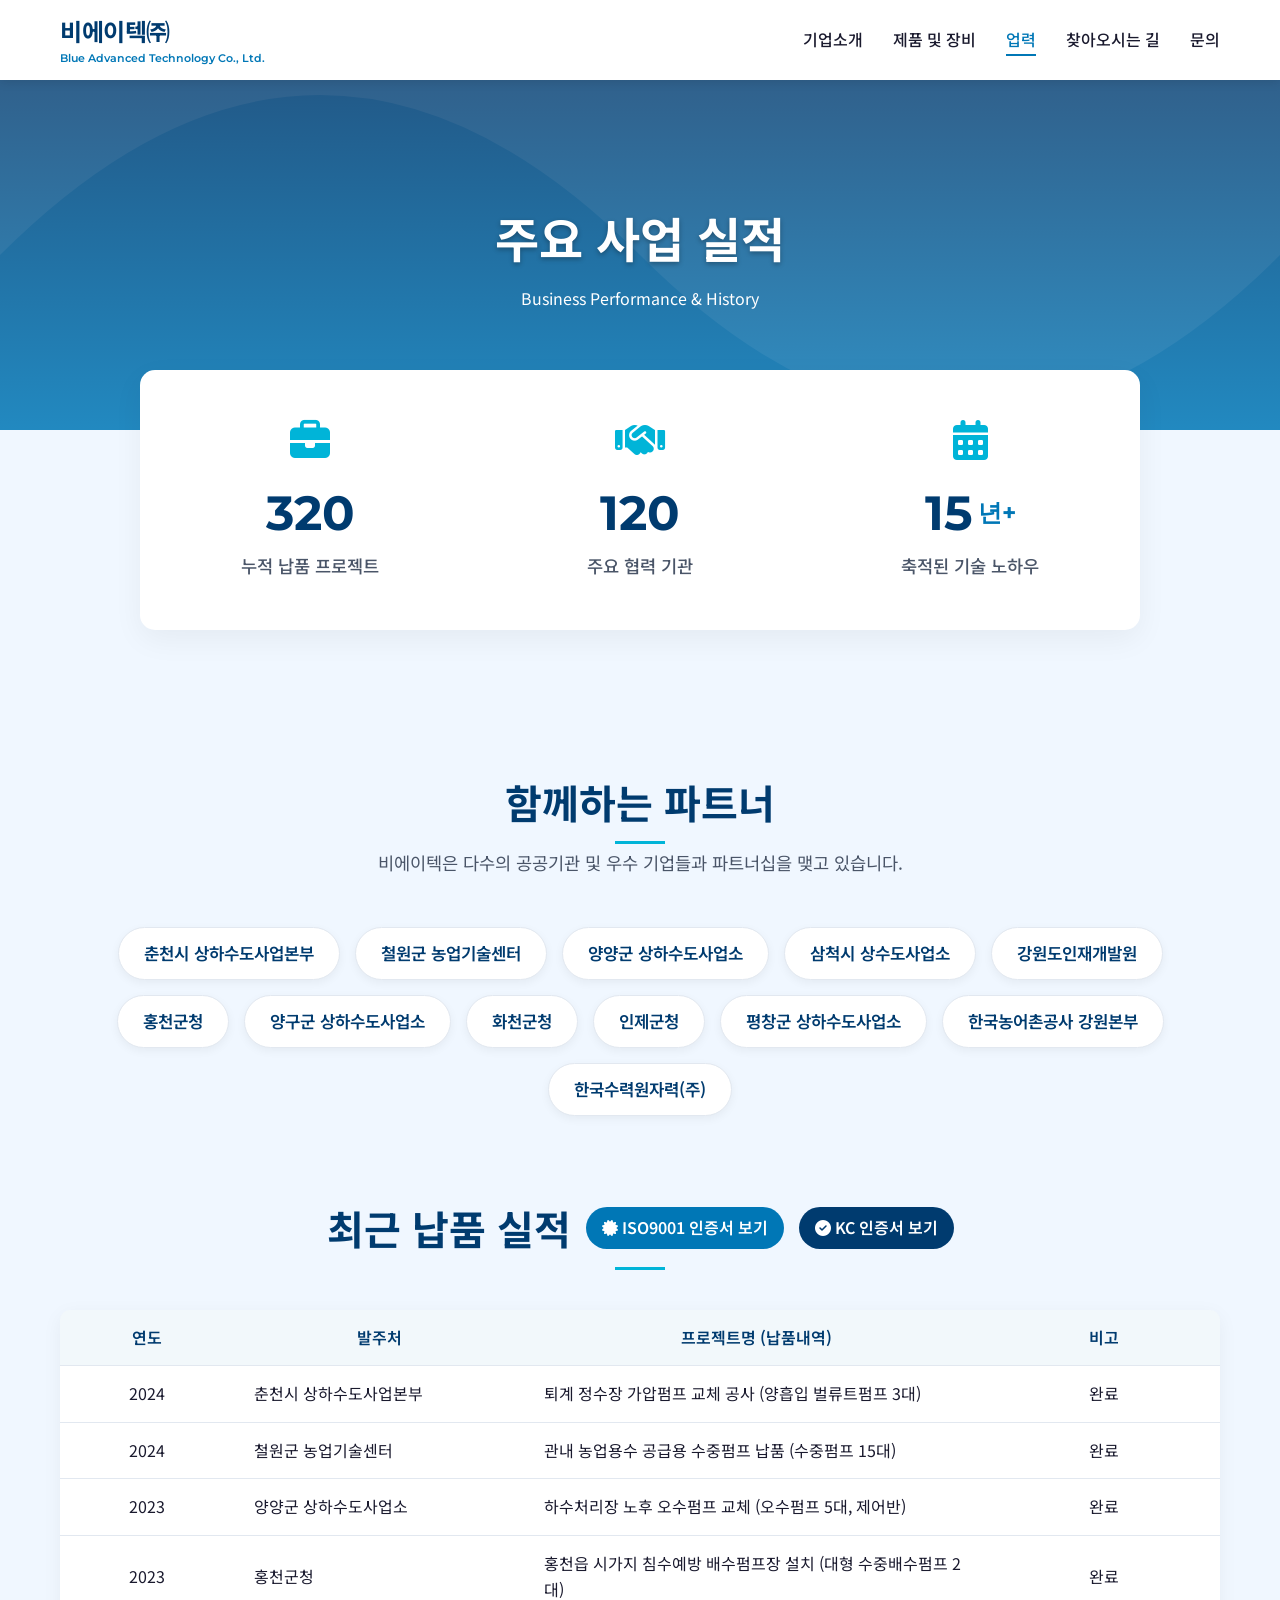
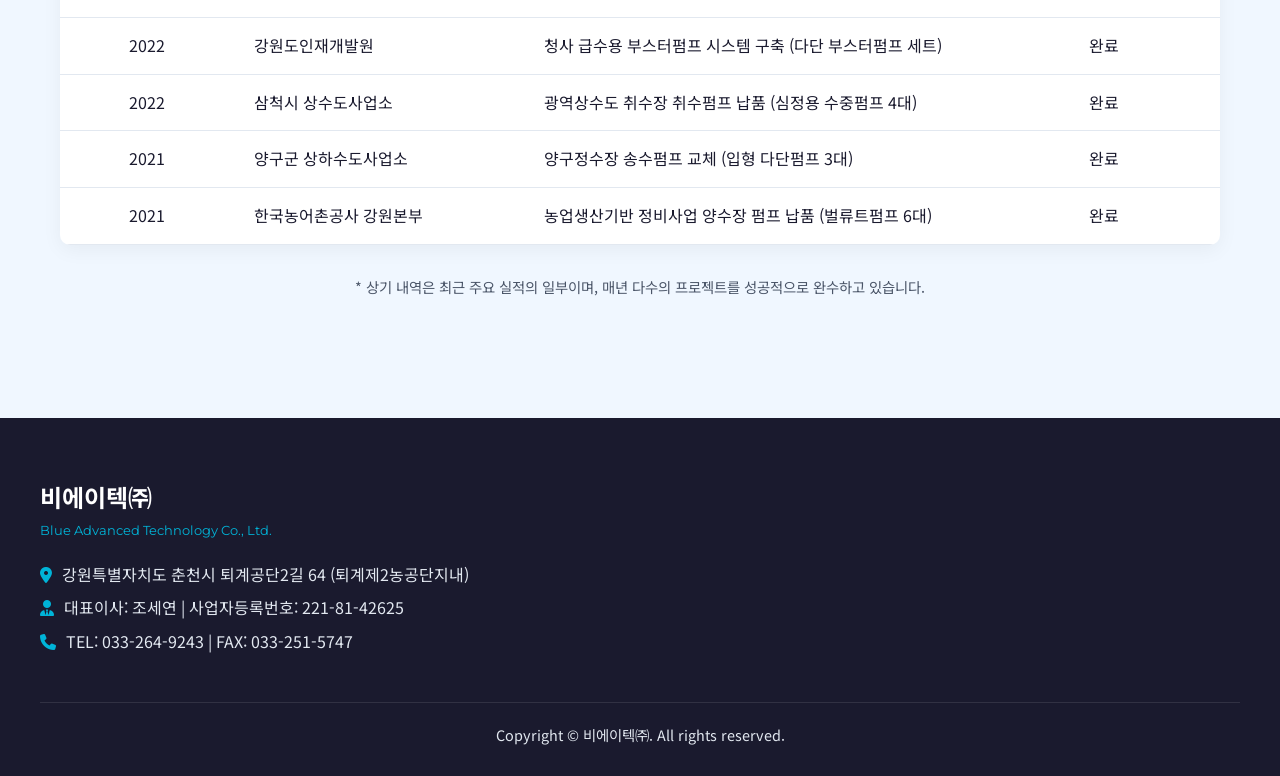
<file: sales_history.html>
﻿<!DOCTYPE html>
<html lang="ko">
<head>
    <meta charset="UTF-8">
    <meta name="viewport" content="width=device-width, initial-scale=1.0">
    <title>업력 및 실적 | 비에이텍㈜</title>
    <!-- Google Fonts -->
    <link rel="preconnect" href="https://fonts.googleapis.com">
    <link rel="preconnect" href="https://fonts.gstatic.com" crossorigin>
    <link href="https://fonts.googleapis.com/css2?family=Montserrat:wght@400;600;700&family=Noto+Sans+KR:wght@300;400;500;700&display=swap" rel="stylesheet">
    <!-- Font Awesome -->
    <link rel="stylesheet" href="https://cdnjs.cloudflare.com/ajax/libs/font-awesome/6.4.0/css/all.min.css">
    <!-- Custom CSS -->
    <link rel="stylesheet" href="style.css">
</head>
<body>
    <!-- Header -->
    <header>
        <div class="header-container">
            <a href="index.html" class="logo">
                <span class="logo-kr">비에이텍㈜</span>
                <span class="logo-en">Blue Advanced Technology Co., Ltd.</span>
            </a>
            <nav>
                <ul>
                    <li><a href="intro.html">기업소개</a></li>
                    <li><a href="equipment.html">제품 및 장비</a></li>
                    <li><a href="sales_history.html" class="active">업력</a></li>
                    <li><a href="map.html">찾아오시는 길</a></li>
                    <li><a href="inquiry.html">문의</a></li>
                </ul>
            </nav>
            <div class="hamburger" id="hamburgerBtn">
                <i class="fas fa-bars"></i>
            </div>
        </div>
        <!-- Mobile Menu -->
        <div class="mobile-menu" id="mobileMenu">
            <a href="intro.html">기업소개</a>
            <a href="equipment.html">제품 및 장비</a>
            <a href="sales_history.html">업력</a>
            <a href="map.html">찾아오시는 길</a>
            <a href="inquiry.html">문의</a>
        </div>
    </header>

    <main>
        <!-- Page Hero -->
        <section class="page-hero">
            <div>
                <h1>주요 사업 실적</h1>
                <p>Business Performance & History</p>
            </div>
        </section>

        <!-- Stats Banner -->
        <div class="stats-banner">
            <div class="stat-item">
                <i class="fas fa-briefcase"></i>
                <div class="stat-number" data-target="400">0</div>
                <div class="stat-text">누적 납품 프로젝트</div>
            </div>
            <div class="stat-item">
                <i class="fas fa-handshake"></i>
                <div class="stat-number" data-target="150">0</div>
                <div class="stat-text">주요 협력 기관</div>
            </div>
            <div class="stat-item">
                <i class="fas fa-calendar-alt"></i>
                <div class="stat-number" data-target="15">0<span>년+</span></div>
                <div class="stat-text">축적된 기술 노하우</div>
            </div>
        </div>

        <!-- Sales History Section -->
        <section class="section">
            <div class="section-header">
                <h2 class="section-title">함께하는 파트너</h2>
                <p class="section-desc">비에이텍은 다수의 공공기관 및 우수 기업들과 파트너십을 맺고 있습니다.</p>
            </div>

            <div class="clients-badge-container">
                <div class="client-badge">춘천시 상하수도사업본부</div>
                <div class="client-badge">철원군 농업기술센터</div>
                <div class="client-badge">양양군 상하수도사업소</div>
                <div class="client-badge">삼척시 상수도사업소</div>
                <div class="client-badge">강원도인재개발원</div>
                <div class="client-badge">홍천군청</div>
                <div class="client-badge">양구군 상하수도사업소</div>
                <div class="client-badge">화천군청</div>
                <div class="client-badge">인제군청</div>
                <div class="client-badge">평창군 상하수도사업소</div>
                <div class="client-badge">한국농어촌공사 강원본부</div>
                <div class="client-badge">한국수력원자력(주)</div>
            </div>

            <div class="section-header" style="margin-top: 80px;">
                <h2 class="section-title" style="display: flex; flex-wrap: wrap; align-items: center; justify-content: center; gap: 15px;">
                    최근 납품 실적
                    <a href="ISO9001인증서.pdf" target="_blank" class="btn btn-primary" style="font-size: 1rem; padding: 8px 16px;">
                        <i class="fas fa-certificate"></i> ISO9001 인증서 보기
                    </a>
                    <a href="KC인증서.pdf" target="_blank" class="btn btn-primary" style="font-size: 1rem; padding: 8px 16px; background-color: var(--primary-color);">
                        <i class="fas fa-check-circle"></i> KC 인증서 보기
                    </a>
                </h2>
            </div>

            <div class="table-responsive">
                <table class="history-table">
                    <thead>
                        <tr>
                            <th width="15%">연도</th>
                            <th width="25%">발주처</th>
                            <th width="40%">프로젝트명 (납품내역)</th>
                            <th width="20%">비고</th>
                        </tr>
                    </thead>
                    <tbody>
                        <tr>
                            <td>2024</td>
                            <td class="text-left">춘천시 상하수도사업본부</td>
                            <td class="text-left">퇴계 정수장 가압펌프 교체 공사 (양흡입 벌류트펌프 3대)</td>
                            <td>완료</td>
                        </tr>
                        <tr>
                            <td>2024</td>
                            <td class="text-left">철원군 농업기술센터</td>
                            <td class="text-left">관내 농업용수 공급용 수중펌프 납품 (수중펌프 15대)</td>
                            <td>완료</td>
                        </tr>
                        <tr>
                            <td>2023</td>
                            <td class="text-left">양양군 상하수도사업소</td>
                            <td class="text-left">하수처리장 노후 오수펌프 교체 (오수펌프 5대, 제어반)</td>
                            <td>완료</td>
                        </tr>
                        <tr>
                            <td>2023</td>
                            <td class="text-left">홍천군청</td>
                            <td class="text-left">홍천읍 시가지 침수예방 배수펌프장 설치 (대형 수중배수펌프 2대)</td>
                            <td>완료</td>
                        </tr>
                        <tr>
                            <td>2022</td>
                            <td class="text-left">강원도인재개발원</td>
                            <td class="text-left">청사 급수용 부스터펌프 시스템 구축 (다단 부스터펌프 세트)</td>
                            <td>완료</td>
                        </tr>
                        <tr>
                            <td>2022</td>
                            <td class="text-left">삼척시 상수도사업소</td>
                            <td class="text-left">광역상수도 취수장 취수펌프 납품 (심정용 수중펌프 4대)</td>
                            <td>완료</td>
                        </tr>
                        <tr>
                            <td>2021</td>
                            <td class="text-left">양구군 상하수도사업소</td>
                            <td class="text-left">양구정수장 송수펌프 교체 (입형 다단펌프 3대)</td>
                            <td>완료</td>
                        </tr>
                        <tr>
                            <td>2021</td>
                            <td class="text-left">한국농어촌공사 강원본부</td>
                            <td class="text-left">농업생산기반 정비사업 양수장 펌프 납품 (벌류트펌프 6대)</td>
                            <td>완료</td>
                        </tr>
                    </tbody>
                </table>
            </div>
            
            <div style="text-align: center; margin-top: 30px;">
                <p style="color: var(--gray-dark); font-size: 0.9rem;">* 상기 내역은 최근 주요 실적의 일부이며, 매년 다수의 프로젝트를 성공적으로 완수하고 있습니다.</p>
            </div>
        </section>
    </main>

    <!-- Footer -->
    <footer>
        <div class="footer-container">
            <div>
                <div class="footer-logo-kr">비에이텍㈜</div>
                <div class="footer-logo-en">Blue Advanced Technology Co., Ltd.</div>
                <div class="footer-info">
                    <p><i class="fas fa-map-marker-alt"></i> <span>강원특별자치도 춘천시 퇴계공단2길 64 (퇴계제2농공단지내)</span></p>
                    <p><i class="fas fa-user-tie"></i> <span>대표이사: 조세연 | 사업자등록번호: 221-81-42625</span></p>
                    <p><i class="fas fa-phone"></i> <span>TEL: 033-264-9243 | FAX: 033-251-5747</span></p>
                </div>
            </div>
        </div>
        <div class="footer-bottom">
            <p>Copyright © 비에이텍㈜. All rights reserved.</p>
        </div>
    </footer>

    <!-- Scripts -->
    <script>
        // Mobile Menu Toggle
        const hamburgerBtn = document.getElementById('hamburgerBtn');
        const mobileMenu = document.getElementById('mobileMenu');

        hamburgerBtn.addEventListener('click', () => {
            mobileMenu.classList.toggle('show');
            const icon = hamburgerBtn.querySelector('i');
            if (mobileMenu.classList.contains('show')) {
                icon.classList.remove('fa-bars');
                icon.classList.add('fa-times');
            } else {
                icon.classList.remove('fa-times');
                icon.classList.add('fa-bars');
            }
        });

        // Counter Animation
        const counters = document.querySelectorAll('.stat-number');
        let animated = false;

        function checkScroll() {
            if (animated) return;
            
            const triggerBottom = window.innerHeight / 5 * 4;
            const bannerTop = document.querySelector('.stats-banner').getBoundingClientRect().top;

            if (bannerTop < triggerBottom) {
                counters.forEach(counter => {
                    const updateCount = () => {
                        const target = +counter.getAttribute('data-target');
                        const count = +counter.innerText.replace(/[^0-9]/g, '');
                        const isPlus = counter.innerHTML.includes('<span>');
                        
                        const inc = target / 50;

                        if (count < target) {
                            counter.innerHTML = Math.ceil(count + inc) + (isPlus ? '<span>년+</span>' : '');
                            setTimeout(updateCount, 30);
                        } else {
                            counter.innerHTML = target + (isPlus ? '<span>년+</span>' : '+');
                        }
                    };
                    updateCount();
                });
                animated = true;
            }
        }

        window.addEventListener('scroll', checkScroll);
        window.addEventListener('load', checkScroll);
    </script>
</body>
</html>
</file>
<file: style.css>
/* Base & Variables */
:root {
    --primary-color: #003B6F;
    --secondary-color: #0077B6;
    --accent-color: #00B4D8;
    --bg-color: #F0F7FF;
    --text-color: #1A1A2E;
    --white: #FFFFFF;
    --gray-light: #E2E8F0;
    --gray-dark: #4A5568;
    --transition: all 0.3s ease;
}

* { margin: 0; padding: 0; box-sizing: border-box; }

body {
    font-family: 'Noto Sans KR', sans-serif;
    color: var(--text-color);
    background-color: var(--bg-color);
    line-height: 1.6;
    overflow-x: hidden;
}

h1, h2, h3, h4, h5, h6, .montserrat {
    font-family: 'Montserrat', sans-serif;
}

h1, h2, h3, h4, h5, h6 {
    font-family: 'Noto Sans KR', sans-serif;
    font-weight: 700;
}

a { text-decoration: none; color: inherit; }
ul { list-style: none; }

/* Buttons */
.btn {
    display: inline-block;
    padding: 12px 24px;
    border-radius: 30px;
    font-weight: 600;
    text-align: center;
    cursor: pointer;
    transition: var(--transition);
    border: none;
}
.btn-primary { background-color: var(--secondary-color); color: var(--white); }
.btn-primary:hover { background-color: var(--primary-color); transform: translateY(-2px); box-shadow: 0 5px 15px rgba(0, 119, 182, 0.4); }
.btn-outline { background-color: transparent; color: var(--white); border: 2px solid var(--white); }
.btn-outline:hover { background-color: var(--white); color: var(--primary-color); transform: translateY(-2px); }

/* Common Header */
header {
    position: fixed; top: 0; left: 0; width: 100%;
    background-color: rgba(255, 255, 255, 0.95);
    backdrop-filter: blur(10px);
    box-shadow: 0 2px 10px rgba(0, 0, 0, 0.1);
    z-index: 1000; transition: var(--transition);
}
.header-container { max-width: 1200px; margin: 0 auto; padding: 0 20px; display: flex; justify-content: space-between; align-items: center; height: 80px; }
.logo { display: flex; flex-direction: column; justify-content: center; }
.logo-kr { font-size: 1.5rem; font-weight: 700; color: var(--primary-color); letter-spacing: -0.5px; }
.logo-en { font-size: 0.7rem; color: var(--secondary-color); font-family: 'Montserrat', sans-serif; font-weight: 600; }
nav ul { display: flex; gap: 30px; }
nav a { font-weight: 500; color: var(--text-color); position: relative; padding: 5px 0; transition: var(--transition); }
nav a:hover, nav a.active { color: var(--secondary-color); }
nav a::after { content: ''; position: absolute; bottom: 0; left: 0; width: 0; height: 2px; background-color: var(--secondary-color); transition: var(--transition); }
nav a:hover::after, nav a.active::after { width: 100%; }
.hamburger { display: none; cursor: pointer; font-size: 1.5rem; color: var(--primary-color); }
.mobile-menu { display: none; position: fixed; top: 80px; left: 0; width: 100%; background-color: var(--white); box-shadow: 0 5px 10px rgba(0, 0, 0, 0.1); z-index: 999; flex-direction: column; }
.mobile-menu.show { display: flex; }
.mobile-menu a { padding: 15px 20px; border-bottom: 1px solid var(--gray-light); font-weight: 500; }

/* Heroes */
.hero { height: 100vh; background: linear-gradient(135deg, var(--primary-color) 0%, var(--secondary-color) 100%); position: relative; display: flex; align-items: center; justify-content: center; text-align: center; color: var(--white); overflow: hidden; padding-top: 80px; }
.hero-content { position: relative; z-index: 2; max-width: 800px; padding: 0 20px; }
.hero-title { font-size: 3.5rem; margin-bottom: 15px; text-shadow: 0 2px 10px rgba(0,0,0,0.2); }
.hero-subtitle { font-family: 'Montserrat', sans-serif; font-size: 1.2rem; font-weight: 400; margin-bottom: 40px; opacity: 0.9; }
.hero-buttons { display: flex; gap: 20px; justify-content: center; }
.wave-container { position: absolute; bottom: -5px; left: 0; width: 100%; overflow: hidden; line-height: 0; z-index: 1; }
.wave-container svg { position: relative; display: block; width: calc(100% + 1.3px); height: 150px; }
.wave-container .shape-fill { fill: var(--bg-color); }

.page-hero { height: 350px; background: linear-gradient(rgba(0, 59, 111, 0.8), rgba(0, 119, 182, 0.8)), url('data:image/svg+xml;utf8,<svg width="100" height="100" viewBox="0 0 100 100" xmlns="http://www.w3.org/2000/svg"><path d="M0,50 Q25,25 50,50 T100,50 L100,100 L0,100 Z" fill="%230077b6" opacity="0.3"/></svg>'); background-size: cover; background-position: center; display: flex; align-items: center; justify-content: center; text-align: center; color: var(--white); margin-top: 80px; }
.page-hero h1 { font-size: 3rem; margin-bottom: 10px; text-shadow: 0 2px 5px rgba(0,0,0,0.3); }

/* Common Section */
.section { padding: 80px 20px; max-width: 1200px; margin: 0 auto; }
.section-header { text-align: center; margin-bottom: 50px; }
.section-title { font-size: 2.5rem; color: var(--primary-color); margin-bottom: 15px; position: relative; display: inline-block; }
.section-title::after { content: ''; position: absolute; bottom: -10px; left: 50%; transform: translateX(-50%); width: 50px; height: 3px; background-color: var(--accent-color); }
.section-desc { font-size: 1.1rem; color: var(--gray-dark); }

/* index.html specifics */
.intro-summary { display: grid; grid-template-columns: repeat(auto-fit, minmax(300px, 1fr)); gap: 30px; margin-top: 40px; }
.intro-card { background: var(--white); border-radius: 15px; padding: 40px 30px; text-align: center; box-shadow: 0 10px 30px rgba(0,0,0,0.05); transition: var(--transition); border-bottom: 4px solid transparent; }
.intro-card:hover { transform: translateY(-10px); border-bottom: 4px solid var(--accent-color); box-shadow: 0 15px 40px rgba(0,180,216,0.15); }
.intro-icon { font-size: 3rem; color: var(--accent-color); margin-bottom: 20px; background: rgba(0, 180, 216, 0.1); width: 80px; height: 80px; line-height: 80px; border-radius: 50%; display: inline-block; }
.intro-card h3 { font-size: 1.3rem; color: var(--primary-color); margin-bottom: 15px; }

.product-grid { display: grid; grid-template-columns: repeat(auto-fit, minmax(320px, 1fr)); gap: 30px; }
.product-card { background: var(--white); border-radius: 15px; padding: 30px; box-shadow: 0 5px 20px rgba(0,0,0,0.05); transition: var(--transition); border: 2px solid transparent; display: flex; flex-direction: column; cursor: pointer; position: relative; }
.product-card:hover { transform: translateY(-5px); border-color: var(--secondary-color); box-shadow: 0 10px 30px rgba(0,119,182,0.1); }
.product-card-icon { font-size: 2.5rem; color: var(--secondary-color); margin-bottom: 20px; }
.product-icon { font-size: 3rem; color: var(--secondary-color); margin-bottom: 20px; }
.product-card h3 { font-size: 1.4rem; margin-bottom: 10px; color: var(--primary-color); }
.product-card p { color: var(--gray-dark); margin-bottom: 25px; flex-grow: 1; }
.product-card .btn-more { align-self: flex-start; color: var(--secondary-color); font-weight: 600; display: inline-flex; align-items: center; gap: 8px; }
.product-card .btn-more:hover { color: var(--primary-color); }

.cert-section { background-color: var(--white); padding: 60px 0; border-top: 1px solid var(--gray-light); border-bottom: 1px solid var(--gray-light); }
.cert-container { max-width: 1200px; margin: 0 auto; padding: 0 20px; display: flex; justify-content: space-between; align-items: center; flex-wrap: wrap; gap: 30px; }
.cert-item { display: flex; align-items: center; gap: 15px; opacity: 0.8; transition: var(--transition); }
.cert-item:hover { opacity: 1; transform: scale(1.05); }
.cert-icon { font-size: 2rem; color: var(--secondary-color); }
.cert-text { font-weight: 600; color: var(--primary-color); }

.clients-section { background-color: var(--primary-color); color: var(--white); padding: 80px 20px; }
.clients-header { text-align: center; margin-bottom: 40px; }
.clients-header h2 { color: var(--white); font-size: 2.5rem; }
.clients-grid { max-width: 1200px; margin: 0 auto; display: flex; flex-wrap: wrap; justify-content: center; gap: 20px; }
.client-card { background: rgba(255,255,255,0.1); backdrop-filter: blur(5px); padding: 20px 30px; border-radius: 10px; font-weight: 500; border: 1px solid rgba(255,255,255,0.2); transition: var(--transition); }
.client-card:hover { background: rgba(255,255,255,0.2); transform: translateY(-3px); }

.cta-section { padding: 100px 20px; text-align: center; background: linear-gradient(to right, rgba(240, 247, 255, 0.9), rgba(240, 247, 255, 0.9)), url('data:image/svg+xml;utf8,<svg width="100" height="100" viewBox="0 0 100 100" xmlns="http://www.w3.org/2000/svg"><path d="M10 10h80v80h-80z" fill="none" stroke="%2300b4d8" stroke-width="1" stroke-opacity="0.2"/></svg>'); }
.cta-title { font-size: 2.5rem; color: var(--primary-color); margin-bottom: 20px; }
.cta-phone { font-size: 3rem; font-weight: 700; color: var(--secondary-color); margin-bottom: 30px; display: inline-flex; align-items: center; gap: 15px; }

/* intro.html specifics */
.overview-table { width: 100%; border-collapse: collapse; background-color: var(--white); box-shadow: 0 5px 20px rgba(0,0,0,0.05); border-radius: 10px; overflow: hidden; }
.overview-table th, .overview-table td { padding: 20px; border-bottom: 1px solid var(--gray-light); text-align: left; }
.overview-table th { background-color: rgba(0, 119, 182, 0.05); color: var(--primary-color); font-weight: 600; width: 25%; border-right: 1px solid var(--gray-light); }
.overview-table tr:last-child th, .overview-table tr:last-child td { border-bottom: none; }

.timeline { position: relative; max-width: 800px; margin: 0 auto; padding: 40px 0; }
.timeline::after { content: ''; position: absolute; width: 4px; background-color: var(--accent-color); top: 0; bottom: 0; left: 50%; margin-left: -2px; border-radius: 2px; }
.timeline-item { padding: 10px 40px; position: relative; background-color: inherit; width: 50%; }
.timeline-item.left { left: 0; }
.timeline-item.right { left: 50%; }
.timeline-item::after { content: ''; position: absolute; width: 20px; height: 20px; right: -10px; background-color: var(--white); border: 4px solid var(--secondary-color); top: 15px; border-radius: 50%; z-index: 1; }
.timeline-item.right::after { left: -10px; }
.timeline-content { padding: 20px 30px; background-color: var(--white); position: relative; border-radius: 10px; box-shadow: 0 5px 15px rgba(0,0,0,0.05); }
.timeline-date { font-family: 'Montserrat', sans-serif; font-weight: 700; color: var(--secondary-color); margin-bottom: 5px; font-size: 1.1rem; }
.timeline-text { color: var(--text-color); font-weight: 500; }

.vision-section { background-color: var(--white); border-top: 1px solid var(--gray-light); border-bottom: 1px solid var(--gray-light); }
.vision-slogan { text-align: center; font-size: 1.8rem; color: var(--primary-color); font-weight: 700; margin-bottom: 50px; background: linear-gradient(135deg, var(--primary-color), var(--secondary-color)); -webkit-background-clip: text; -webkit-text-fill-color: transparent; }
.vision-cards { display: grid; grid-template-columns: repeat(auto-fit, minmax(250px, 1fr)); gap: 30px; }
.vision-card { text-align: center; padding: 40px 20px; background-color: var(--bg-color); border-radius: 15px; transition: var(--transition); }
.vision-card:hover { transform: translateY(-5px); box-shadow: 0 10px 20px rgba(0,0,0,0.1); }
.vision-icon { font-size: 3.5rem; color: var(--accent-color); margin-bottom: 20px; }
.vision-card h3 { font-size: 1.3rem; color: var(--primary-color); }

.cert-cards { display: grid; grid-template-columns: repeat(auto-fit, minmax(300px, 1fr)); gap: 20px; }
.cert-card { background-color: var(--white); border-radius: 10px; padding: 25px; display: flex; align-items: center; gap: 20px; box-shadow: 0 5px 15px rgba(0,0,0,0.05); border-left: 4px solid var(--secondary-color); transition: var(--transition); }
.cert-card:hover { transform: translateX(5px); box-shadow: 0 8px 25px rgba(0,0,0,0.1); }
.cert-card-icon { font-size: 2.5rem; color: var(--accent-color); width: 60px; text-align: center; }
.cert-card-info h4 { color: var(--primary-color); font-size: 1.1rem; margin-bottom: 5px; }
.cert-card-info p { font-size: 0.9rem; color: var(--gray-dark); margin-bottom: 2px; }

/* product.html specifics */
.filter-tabs { display: flex; justify-content: center; flex-wrap: wrap; gap: 15px; margin-bottom: 50px; }
.filter-tab { padding: 10px 25px; background-color: var(--white); border: 1px solid var(--gray-light); border-radius: 30px; font-weight: 500; cursor: pointer; transition: var(--transition); color: var(--gray-dark); }
.filter-tab:hover, .filter-tab.active { background-color: var(--primary-color); color: var(--white); border-color: var(--primary-color); }

.product-badge { position: absolute; top: -15px; right: 20px; background-color: var(--accent-color); color: var(--white); font-size: 0.75rem; padding: 5px 10px; border-radius: 20px; font-weight: 600; box-shadow: 0 2px 5px rgba(0,0,0,0.1); }
.product-num { font-size: 0.85rem; color: var(--gray-dark); margin-bottom: 15px; font-family: 'Montserrat', sans-serif; }
.product-desc { color: var(--text-color); font-size: 0.95rem; margin-bottom: 25px; flex-grow: 1; }
.product-actions { display: flex; justify-content: space-between; align-items: center; border-top: 1px solid var(--gray-light); padding-top: 15px; }
.btn-inquiry { background-color: transparent; color: var(--secondary-color); border: 1px solid var(--secondary-color); padding: 8px 16px; border-radius: 20px; font-size: 0.9rem; transition: var(--transition); }
.btn-inquiry:hover { background-color: var(--secondary-color); color: var(--white); }
.view-detail { color: var(--gray-dark); font-size: 0.9rem; font-weight: 500; }
.product-card:hover .view-detail { color: var(--primary-color); }

.modal-overlay { position: fixed; top: 0; left: 0; width: 100%; height: 100%; background-color: rgba(0, 0, 0, 0.5); backdrop-filter: blur(5px); z-index: 1001; display: flex; align-items: center; justify-content: center; opacity: 0; visibility: hidden; transition: var(--transition); }
.modal-overlay.show { opacity: 1; visibility: visible; }
.modal-content { background-color: var(--white); width: 90%; max-width: 600px; border-radius: 15px; padding: 40px; position: relative; transform: translateY(20px); transition: var(--transition); box-shadow: 0 15px 40px rgba(0,0,0,0.2); }
.modal-overlay.show .modal-content { transform: translateY(0); }
.modal-close { position: absolute; top: 20px; right: 20px; font-size: 1.5rem; color: var(--gray-dark); cursor: pointer; transition: var(--transition); }
.modal-close:hover { color: var(--primary-color); transform: rotate(90deg); }
.modal-header { margin-bottom: 25px; border-bottom: 2px solid var(--gray-light); padding-bottom: 15px; }
.modal-header h2 { color: var(--primary-color); font-size: 1.8rem; margin-bottom: 5px; }
.modal-header .modal-num { color: var(--gray-dark); font-family: 'Montserrat', sans-serif; }
.modal-body p { margin-bottom: 15px; }
.modal-body strong { color: var(--secondary-color); display: inline-block; width: 100px; }
.modal-footer { margin-top: 30px; text-align: right; }

/* equipment.html specifics */
.intro-text { text-align: center; font-size: 1.2rem; color: var(--gray-dark); max-width: 800px; margin: 0 auto 50px; font-weight: 500; }
.equip-category { margin-bottom: 60px; }
.equip-category-title { font-size: 1.5rem; color: var(--primary-color); margin-bottom: 25px; display: flex; align-items: center; gap: 10px; border-bottom: 2px solid var(--gray-light); padding-bottom: 10px; }
.equip-category-title i { color: var(--secondary-color); }
.equip-grid { display: grid; grid-template-columns: repeat(auto-fill, minmax(250px, 1fr)); gap: 20px; }
.equip-card { background-color: var(--white); border-radius: 10px; padding: 30px 20px; text-align: center; box-shadow: 0 5px 15px rgba(0,0,0,0.05); transition: var(--transition); border: 1px solid var(--gray-light); }
.equip-card:hover { transform: translateY(-5px); box-shadow: 0 10px 25px rgba(0,119,182,0.1); border-color: var(--accent-color); }
.equip-icon { font-size: 3rem; color: var(--secondary-color); margin-bottom: 20px; height: 80px; width: 80px; line-height: 80px; background-color: rgba(0, 119, 182, 0.05); border-radius: 50%; display: inline-block; }
.equip-card h3 { font-size: 1.2rem; color: var(--primary-color); margin-bottom: 10px; }
.equip-card p { font-size: 0.9rem; color: var(--gray-dark); }

.factory-section { background-color: var(--primary-color); color: var(--white); padding: 80px 20px; margin-top: 40px; }
.factory-container { max-width: 1200px; margin: 0 auto; }
.factory-header { text-align: center; margin-bottom: 50px; }
.factory-header h2 { font-size: 2.2rem; margin-bottom: 15px; color: var(--white); }
.factory-stats { display: flex; justify-content: center; flex-wrap: wrap; gap: 30px; margin-bottom: 50px; }
.stat-card { background-color: rgba(255, 255, 255, 0.1); backdrop-filter: blur(5px); border: 1px solid rgba(255, 255, 255, 0.2); border-radius: 15px; padding: 40px 30px; text-align: center; flex: 1; min-width: 250px; max-width: 350px; }
.stat-icon { font-size: 2.5rem; color: var(--accent-color); margin-bottom: 15px; }
.stat-value { font-size: 2rem; font-weight: 700; font-family: 'Montserrat', sans-serif; margin-bottom: 5px; }
.stat-unit { font-size: 1rem; opacity: 0.8; }
.stat-label { font-size: 1.1rem; font-weight: 500; margin-top: 10px; }
.factory-location { text-align: center; font-size: 1.1rem; padding-top: 30px; border-top: 1px solid rgba(255, 255, 255, 0.2); }
.factory-location i { color: var(--accent-color); margin-right: 10px; }

/* sales_history.html specifics */
.stats-banner { background-color: var(--white); padding: 50px 20px; border-radius: 15px; box-shadow: 0 10px 30px rgba(0,0,0,0.05); display: flex; justify-content: space-around; flex-wrap: wrap; gap: 30px; margin: -60px auto 60px; position: relative; z-index: 10; max-width: 1000px; }
.stat-item { text-align: center; flex: 1; min-width: 200px; }
.stat-item i { font-size: 2.5rem; color: var(--accent-color); margin-bottom: 15px; }
.stat-number { font-size: 3rem; font-weight: 700; color: var(--primary-color); font-family: 'Montserrat', sans-serif; display: flex; align-items: center; justify-content: center; }
.stat-number span { font-size: 1.5rem; margin-left: 5px; color: var(--secondary-color); }
.stat-text { font-size: 1.1rem; color: var(--gray-dark); font-weight: 500; }

.clients-badge-container { display: flex; flex-wrap: wrap; justify-content: center; gap: 15px; margin-bottom: 50px; }
.client-badge { background-color: var(--white); color: var(--primary-color); padding: 12px 25px; border-radius: 30px; font-weight: 600; font-size: 1.05rem; box-shadow: 0 3px 10px rgba(0,0,0,0.05); border: 1px solid var(--gray-light); transition: var(--transition); }
.client-badge:hover { background-color: var(--primary-color); color: var(--white); transform: translateY(-2px); box-shadow: 0 5px 15px rgba(0,59,111,0.2); }

.table-responsive { overflow-x: auto; background-color: var(--white); border-radius: 10px; box-shadow: 0 5px 20px rgba(0,0,0,0.05); }
.history-table { width: 100%; border-collapse: collapse; min-width: 800px; }
.history-table th, .history-table td { padding: 15px 20px; text-align: center; border-bottom: 1px solid var(--gray-light); }
.history-table th { background-color: rgba(0, 119, 182, 0.05); color: var(--primary-color); font-weight: 600; white-space: nowrap; }
.history-table td.text-left { text-align: left; }
.history-table tbody tr { transition: var(--transition); }
.history-table tbody tr:hover { background-color: rgba(0, 180, 216, 0.05); }

/* map.html specifics */
.map-container { background: var(--white); border-radius: 15px; box-shadow: 0 10px 30px rgba(0,0,0,0.05); overflow: hidden; margin-bottom: 30px; }
.map-frame { width: 100%; height: 500px; border: none; display: block; }
.map-links { display: flex; justify-content: center; gap: 15px; padding: 20px; background-color: var(--gray-light); }
.map-btn { display: inline-flex; align-items: center; gap: 8px; padding: 10px 20px; border-radius: 30px; font-weight: 600; color: var(--white); transition: var(--transition); }
.btn-kakao { background-color: #FEE500; color: #000000; }
.btn-kakao:hover { background-color: #E6CF00; transform: translateY(-2px); }
.btn-naver { background-color: #03C75A; }
.btn-naver:hover { background-color: #02B351; transform: translateY(-2px); }

.info-grid { display: grid; grid-template-columns: 1fr 1fr; gap: 40px; margin-top: 50px; }
.info-card { background: var(--white); border-radius: 15px; padding: 40px; box-shadow: 0 5px 20px rgba(0,0,0,0.05); border-top: 4px solid var(--secondary-color); }
.info-card h3 { font-size: 1.5rem; color: var(--primary-color); margin-bottom: 25px; display: flex; align-items: center; gap: 10px; }
.info-card h3 i { color: var(--accent-color); }
.info-list { list-style: none; }
.info-list li { display: flex; margin-bottom: 20px; align-items: flex-start; gap: 15px; }
.info-list li:last-child { margin-bottom: 0; }
.info-icon { font-size: 1.2rem; color: var(--secondary-color); margin-top: 3px; width: 20px; text-align: center; }
.info-text strong { display: block; color: var(--primary-color); margin-bottom: 5px; }
.info-text p { color: var(--gray-dark); }
.transport-item { margin-bottom: 25px; padding-bottom: 25px; border-bottom: 1px dashed var(--gray-light); }
.transport-item:last-child { margin-bottom: 0; padding-bottom: 0; border-bottom: none; }
.transport-type { font-weight: 700; color: var(--primary-color); font-size: 1.1rem; margin-bottom: 10px; display: flex; align-items: center; gap: 8px; }
.transport-type i { color: var(--secondary-color); }
.transport-desc { color: var(--gray-dark); padding-left: 25px; }

/* inquiry.html specifics */
.inquiry-layout { display: grid; grid-template-columns: 2fr 1fr; gap: 50px; align-items: start; }
.inquiry-form-container { background-color: var(--white); padding: 40px; border-radius: 15px; box-shadow: 0 5px 20px rgba(0,0,0,0.05); border-top: 4px solid var(--secondary-color); }
.form-title { font-size: 1.8rem; color: var(--primary-color); margin-bottom: 30px; padding-bottom: 15px; border-bottom: 1px solid var(--gray-light); }
.form-group { margin-bottom: 25px; }
.form-label { display: block; font-weight: 600; color: var(--text-color); margin-bottom: 10px; }
.form-label .required { color: #E53E3E; margin-left: 5px; }
.form-control { width: 100%; padding: 12px 15px; border: 1px solid var(--gray-light); border-radius: 8px; font-family: inherit; font-size: 1rem; transition: var(--transition); }
.form-control:focus { outline: none; border-color: var(--secondary-color); box-shadow: 0 0 0 3px rgba(0, 119, 182, 0.1); }
textarea.form-control { resize: vertical; }

.radio-group, .checkbox-group { display: flex; flex-wrap: wrap; gap: 15px; }
.custom-radio, .custom-checkbox { display: flex; align-items: center; cursor: pointer; }
.custom-radio input, .custom-checkbox input { display: none; }
.radio-mark, .check-mark { width: 20px; height: 20px; border: 2px solid var(--gray-light); margin-right: 8px; display: inline-block; position: relative; transition: var(--transition); }
.radio-mark { border-radius: 50%; }
.check-mark { border-radius: 4px; }
.custom-radio input:checked ~ .radio-mark, .custom-checkbox input:checked ~ .check-mark { border-color: var(--secondary-color); background-color: var(--secondary-color); }
.custom-radio input:checked ~ .radio-mark::after { content: ''; position: absolute; top: 50%; left: 50%; transform: translate(-50%, -50%); width: 8px; height: 8px; background-color: var(--white); border-radius: 50%; }
.custom-checkbox input:checked ~ .check-mark::after { content: ''; position: absolute; left: 5px; top: 2px; width: 5px; height: 10px; border: solid var(--white); border-width: 0 2px 2px 0; transform: rotate(45deg); }

.privacy-box { background-color: var(--bg-color); padding: 15px; border-radius: 8px; font-size: 0.9rem; color: var(--gray-dark); height: 100px; overflow-y: auto; margin-bottom: 15px; border: 1px solid var(--gray-light); }
.btn-submit { display: block; width: 100%; padding: 15px; background-color: var(--secondary-color); color: var(--white); border: none; border-radius: 8px; font-size: 1.1rem; font-weight: 600; cursor: pointer; transition: var(--transition); margin-top: 30px; }
.btn-submit:hover { background-color: var(--primary-color); transform: translateY(-2px); box-shadow: 0 5px 15px rgba(0, 119, 182, 0.3); }

.contact-sidebar { background: linear-gradient(135deg, var(--primary-color), var(--secondary-color)); border-radius: 15px; padding: 40px 30px; color: var(--white); box-shadow: 0 10px 30px rgba(0,0,0,0.1); position: sticky; top: 100px; }
.contact-sidebar h3 { font-size: 1.5rem; margin-bottom: 30px; border-bottom: 1px solid rgba(255,255,255,0.2); padding-bottom: 15px; color: var(--white); }
.contact-info-item { display: flex; align-items: flex-start; gap: 15px; margin-bottom: 25px; }
.contact-info-item:last-child { margin-bottom: 0; }
.contact-info-icon { font-size: 1.5rem; color: var(--accent-color); margin-top: 3px; }
.contact-info-text strong { display: block; margin-bottom: 5px; font-size: 1.1rem; color: var(--accent-color); }

/* Common Footer */
footer { background-color: var(--text-color); color: var(--gray-light); padding: 60px 20px 30px; margin-top: 40px; }
.footer-container { max-width: 1200px; margin: 0 auto; display: grid; grid-template-columns: 1fr; gap: 40px; }
.footer-logo-kr { font-size: 1.5rem; font-weight: 700; color: var(--white); margin-bottom: 5px; }
.footer-logo-en { font-size: 0.8rem; color: var(--accent-color); font-family: 'Montserrat', sans-serif; margin-bottom: 20px; }
.footer-info p { margin-bottom: 8px; display: flex; align-items: flex-start; gap: 10px; }
.footer-info i { margin-top: 5px; color: var(--accent-color); }
.footer-bottom { max-width: 1200px; margin: 40px auto 0; padding-top: 20px; border-top: 1px solid rgba(255,255,255,0.1); text-align: center; font-size: 0.9rem; }

/* Media Queries */
@media (max-width: 992px) {
    .hero-title { font-size: 2.8rem; }
    .product-grid { grid-template-columns: repeat(2, 1fr); }
    .cert-container { justify-content: center; }
    .info-grid { grid-template-columns: 1fr; }
    .inquiry-layout { grid-template-columns: 1fr; }
    .contact-sidebar { position: static; }
}

@media (max-width: 768px) {
    nav ul { display: none; }
    .hamburger { display: block; }
    .hero-title { font-size: 2.2rem; }
    .hero-subtitle { font-size: 1rem; }
    .section-title { font-size: 2rem; }
    .cta-phone { font-size: 2rem; }
    .product-grid { grid-template-columns: 1fr; }
    .page-hero h1 { font-size: 2.5rem; }
    
    .overview-table th, .overview-table td { display: block; width: 100%; }
    .overview-table th { border-right: none; border-bottom: none; padding-bottom: 5px; }
    .overview-table td { padding-top: 5px; }
    
    .timeline::after { left: 31px; }
    .timeline-item { width: 100%; padding-left: 70px; padding-right: 0px; }
    .timeline-item.right { left: 0%; }
    .timeline-item::after { left: 21px; }
    .timeline-item.right::after { left: 21px; }

    .modal-content { padding: 30px 20px; }
    .intro-text { font-size: 1.1rem; }
    
    .stats-banner { margin: 20px auto 40px; flex-direction: column; gap: 20px; }
    .stat-number { font-size: 2.5rem; }
    
    .map-frame { height: 350px; }
    .map-links { flex-direction: column; align-items: center; }
    .map-btn { width: 100%; justify-content: center; max-width: 300px; }
    .info-card { padding: 30px 20px; }
    .inquiry-form-container { padding: 30px 20px; }
}

/* Organization Chart */
.org-chart { padding: 40px 0; overflow-x: auto; text-align: center; }
.org-tree { display: inline-flex; flex-direction: column; align-items: center; }
.org-node { background-color: var(--white); border: 2px solid var(--secondary-color); border-radius: 8px; padding: 15px 30px; margin: 0 10px; display: inline-block; position: relative; box-shadow: 0 5px 15px rgba(0,0,0,0.05); transition: var(--transition); z-index: 2; }
.org-node:hover { transform: translateY(-5px); box-shadow: 0 10px 20px rgba(0,119,182,0.15); background-color: var(--primary-color); color: var(--white); border-color: var(--primary-color); }
.org-node.ceo { background-color: var(--primary-color); color: var(--white); border-color: var(--primary-color); font-weight: 700; font-size: 1.2rem; padding: 20px 40px; }
.org-node.ceo:hover { background-color: var(--secondary-color); border-color: var(--secondary-color); }
.org-title { font-weight: 700; margin-bottom: 5px; }
.org-desc { font-size: 0.9rem; opacity: 0.8; font-weight: 400; }
.org-level { display: flex; justify-content: center; position: relative; padding-top: 40px; }
.org-level::before { content: ''; position: absolute; top: 0; left: 50%; transform: translateX(-50%); width: 2px; height: 40px; background-color: var(--secondary-color); }
.org-level-group { display: flex; position: relative; }
/* Horizontal connecting line for siblings */
.org-level-group::before { content: ''; position: absolute; top: 0; left: calc(12.5%); width: calc(75%); height: 2px; background-color: var(--secondary-color); }
.org-branch { position: relative; padding-top: 20px; flex: 1; display: flex; flex-direction: column; align-items: center; }
.org-branch::before { content: ''; position: absolute; top: 0; left: 50%; transform: translateX(-50%); width: 2px; height: 20px; background-color: var(--secondary-color); }
@media (max-width: 768px) {
    .org-level-group { flex-direction: column; gap: 20px; }
    .org-level-group::before { display: none; }
    .org-branch::before { display: none; }
    .org-level::before { height: 20px; }
    .org-level { padding-top: 20px; }
    .org-node { width: 100%; max-width: 250px; margin: 0 auto; }
}

/* --- 추가 스타일 시작 (index.html에서 이동됨) --- */
/* 추가 CSS - 히어로 섹션 배경 대칭 수정 */
.hero {
    background: linear-gradient(rgba(0, 30, 60, 0.5), rgba(0, 80, 140, 0.5)), url('hero-bg.jpg') !important;
    background-position: center center !important;
    background-size: cover !important;
    background-repeat: no-repeat !important;
    display: flex !important;
    flex-direction: column !important;
    align-items: center !important;
    justify-content: center !important;
    text-align: center !important;
    overflow: hidden !important;
}
.hero-content {
    width: 100%;
}
.hero .wave-container {
    width: 100%;
    left: 0;
    right: 0;
    margin: 0 auto;
    position: absolute;
    bottom: 0;
}
.hero .wave-container svg {
    transform: none !important;
    width: 100%;
}

/* 추가 CSS - 캠페인 영상 섹션 */
.campaign-video-section {
    padding: 60px 0;
    background: transparent !important;
    text-align: center;
}
.campaign-video-section .section-title {
    color: #4ecdc4 !important;
    text-shadow: 0 2px 12px rgba(78,205,196,0.25);
    margin-bottom: 30px;
}
.video-wrapper {
    max-width: 720px;
    margin: 0 auto;
    padding: 0 20px;
}
.video-inner {
    position: relative;
    border-radius: 16px;
    overflow: hidden;
    border: 1px solid #1a9ea0;
    background-color: #000;
}
.video-inner video {
    width: 100%;
    aspect-ratio: 16 / 9;
    display: block;
    cursor: pointer;
}
.video-overlay {
    position: absolute;
    top: 0;
    left: 0;
    right: 0;
    bottom: 0;
    background: rgba(0, 0, 0, 0.4);
    display: flex;
    align-items: center;
    justify-content: center;
    cursor: pointer;
    transition: opacity 0.3s;
}
.video-overlay.hidden {
    opacity: 0;
    pointer-events: none;
}
.video-overlay .play-button {
    width: 64px;
    height: 64px;
    background-color: #1a9ea0;
    border-radius: 50%;
    display: flex;
    align-items: center;
    justify-content: center;
    color: #ffffff;
    font-size: 24px;
    padding-left: 5px;
}

/* 추가 CSS - 카드뉴스 슬라이더 섹션 */
.card-news-section {
    padding: 60px 0;
    background: transparent !important;
    text-align: center;
}
.card-news-title {
    font-family: 'Noto Sans KR', sans-serif;
    font-weight: 900;
    color: #4ecdc4 !important;
    text-shadow: 0 2px 12px rgba(78,205,196,0.25);
    margin-bottom: 30px;
    font-size: 1.8rem;
    padding: 0 20px;
    word-break: keep-all;
}
.card-news-title .highlight {
    color: #ffffff;
}
.slider-wrapper {
    position: relative;
    max-width: 480px;
    margin: 0 auto;
    padding: 0 20px;
}
@media (min-width: 480px) {
    .slider-wrapper {
        padding: 0;
    }
}
.slider-counter {
    position: absolute;
    top: 10px;
    right: 30px;
    background: rgba(0, 0, 0, 0.6);
    color: #fff;
    padding: 5px 12px;
    border-radius: 20px;
    font-size: 0.9rem;
    z-index: 10;
}
@media (min-width: 480px) {
    .slider-counter {
        right: 10px;
    }
}
#slideWrapper {
    overflow: hidden;
    width: min(480px, 90vw);
    margin: 0 auto;
    min-height: 300px; /* CSS 높이 붕괴 방지용 최소 높이 */
}
.slide-item {
    width: 14.2857%;
    flex-shrink: 0;
    display: block; /* flex로 인한 이미지 너비/높이 붕괴 방지 */
}
.slide-item img {
    width: 100%;
    height: auto;
    aspect-ratio: 1 / 1;
    object-fit: contain;
    display: block;
    border-radius: 16px;
}
.slider-btn {
    position: absolute;
    top: 50%;
    transform: translateY(-50%);
    background: rgba(0,0,0,0.5);
    color: #fff;
    border: none;
    width: 40px;
    height: 40px;
    border-radius: 50%;
    cursor: pointer;
    z-index: 10;
    display: flex;
    align-items: center;
    justify-content: center;
    font-size: 1.2rem;
    transition: opacity 0.3s;
}
.slider-btn.prev-btn {
    left: 30px;
}
.slider-btn.next-btn {
    right: 30px;
}
@media (min-width: 480px) {
    .slider-btn.prev-btn { left: 10px; }
    .slider-btn.next-btn { right: 10px; }
}
.slider-btn.disabled {
    opacity: 0.3;
    cursor: default;
}
.slider-dots {
    margin-top: 20px;
    display: flex;
    justify-content: center;
    gap: 10px;
}
.slider-dots .dot {
    width: 12px;
    height: 12px;
    background-color: rgba(255, 255, 255, 0.3);
    border-radius: 50%;
    cursor: pointer;
    transition: background-color 0.3s;
}
.slider-dots .dot.active {
    background-color: #1a9ea0;
}
</file>
